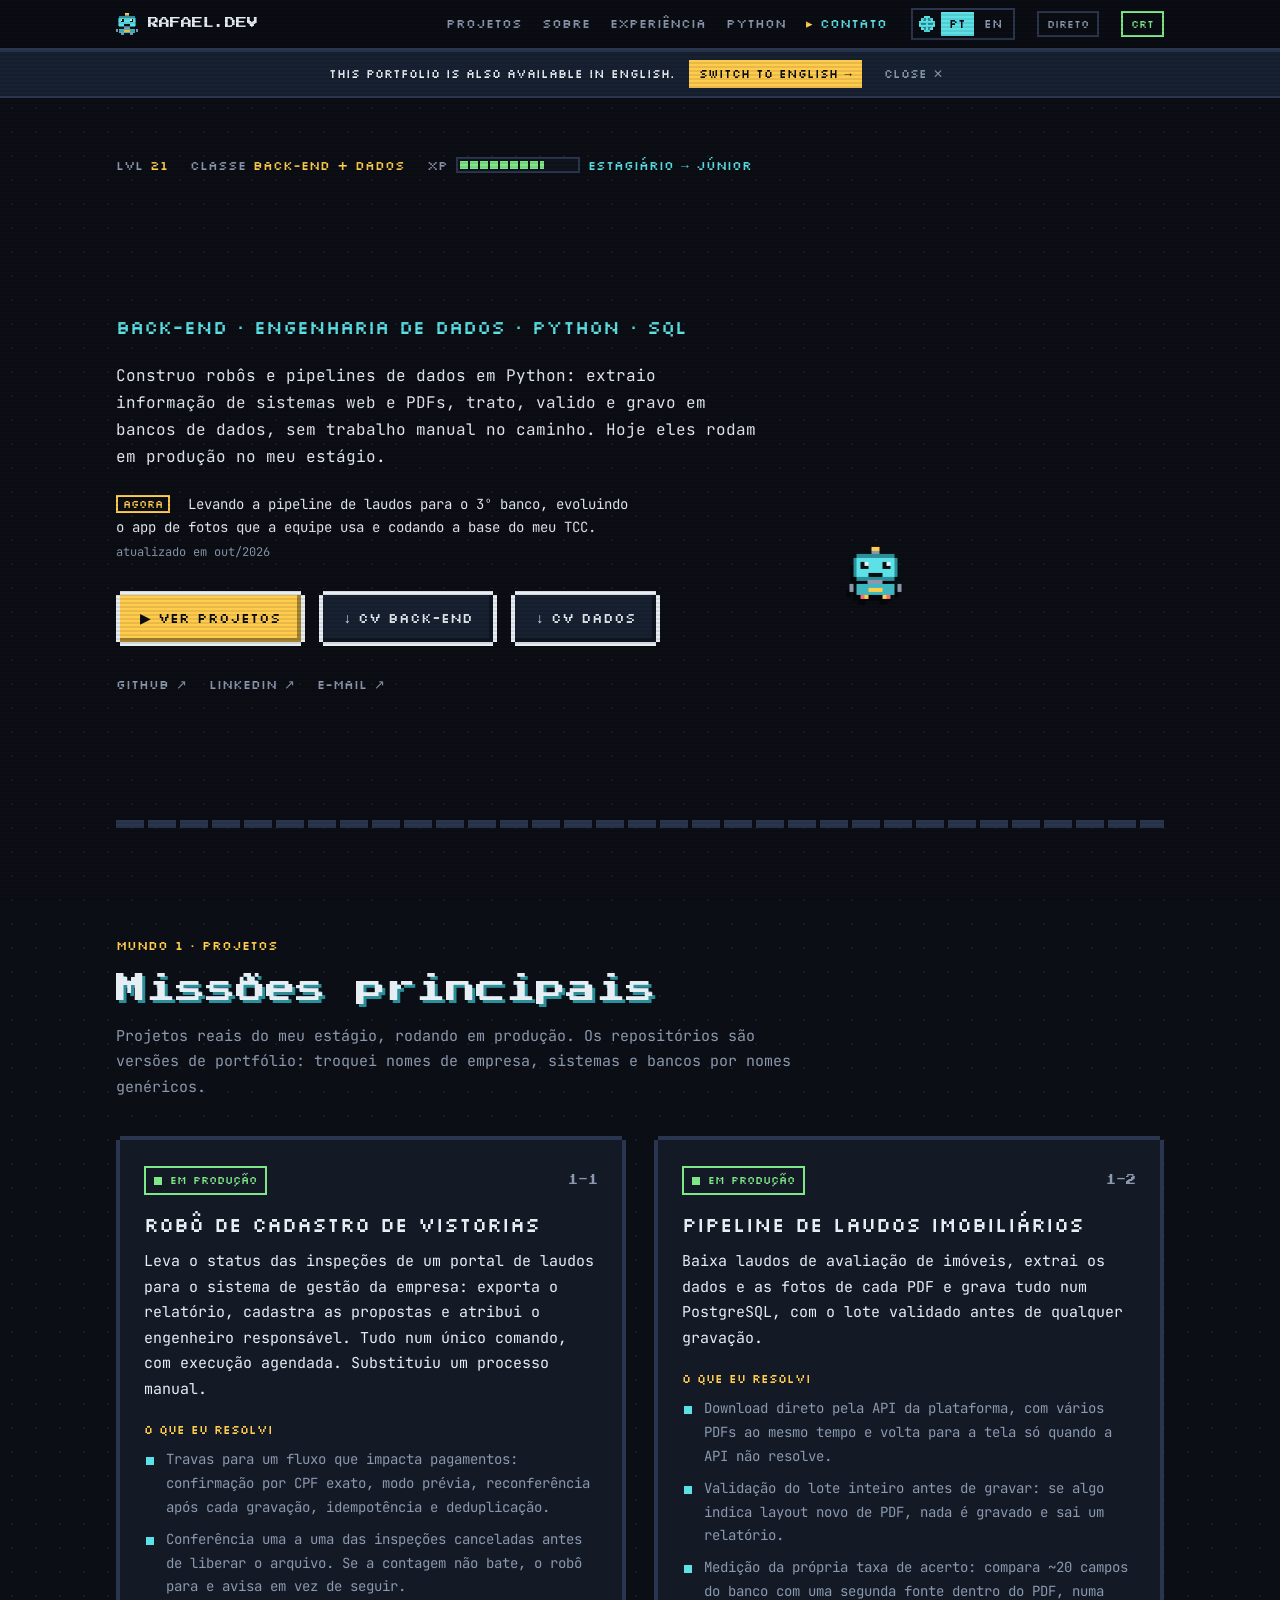
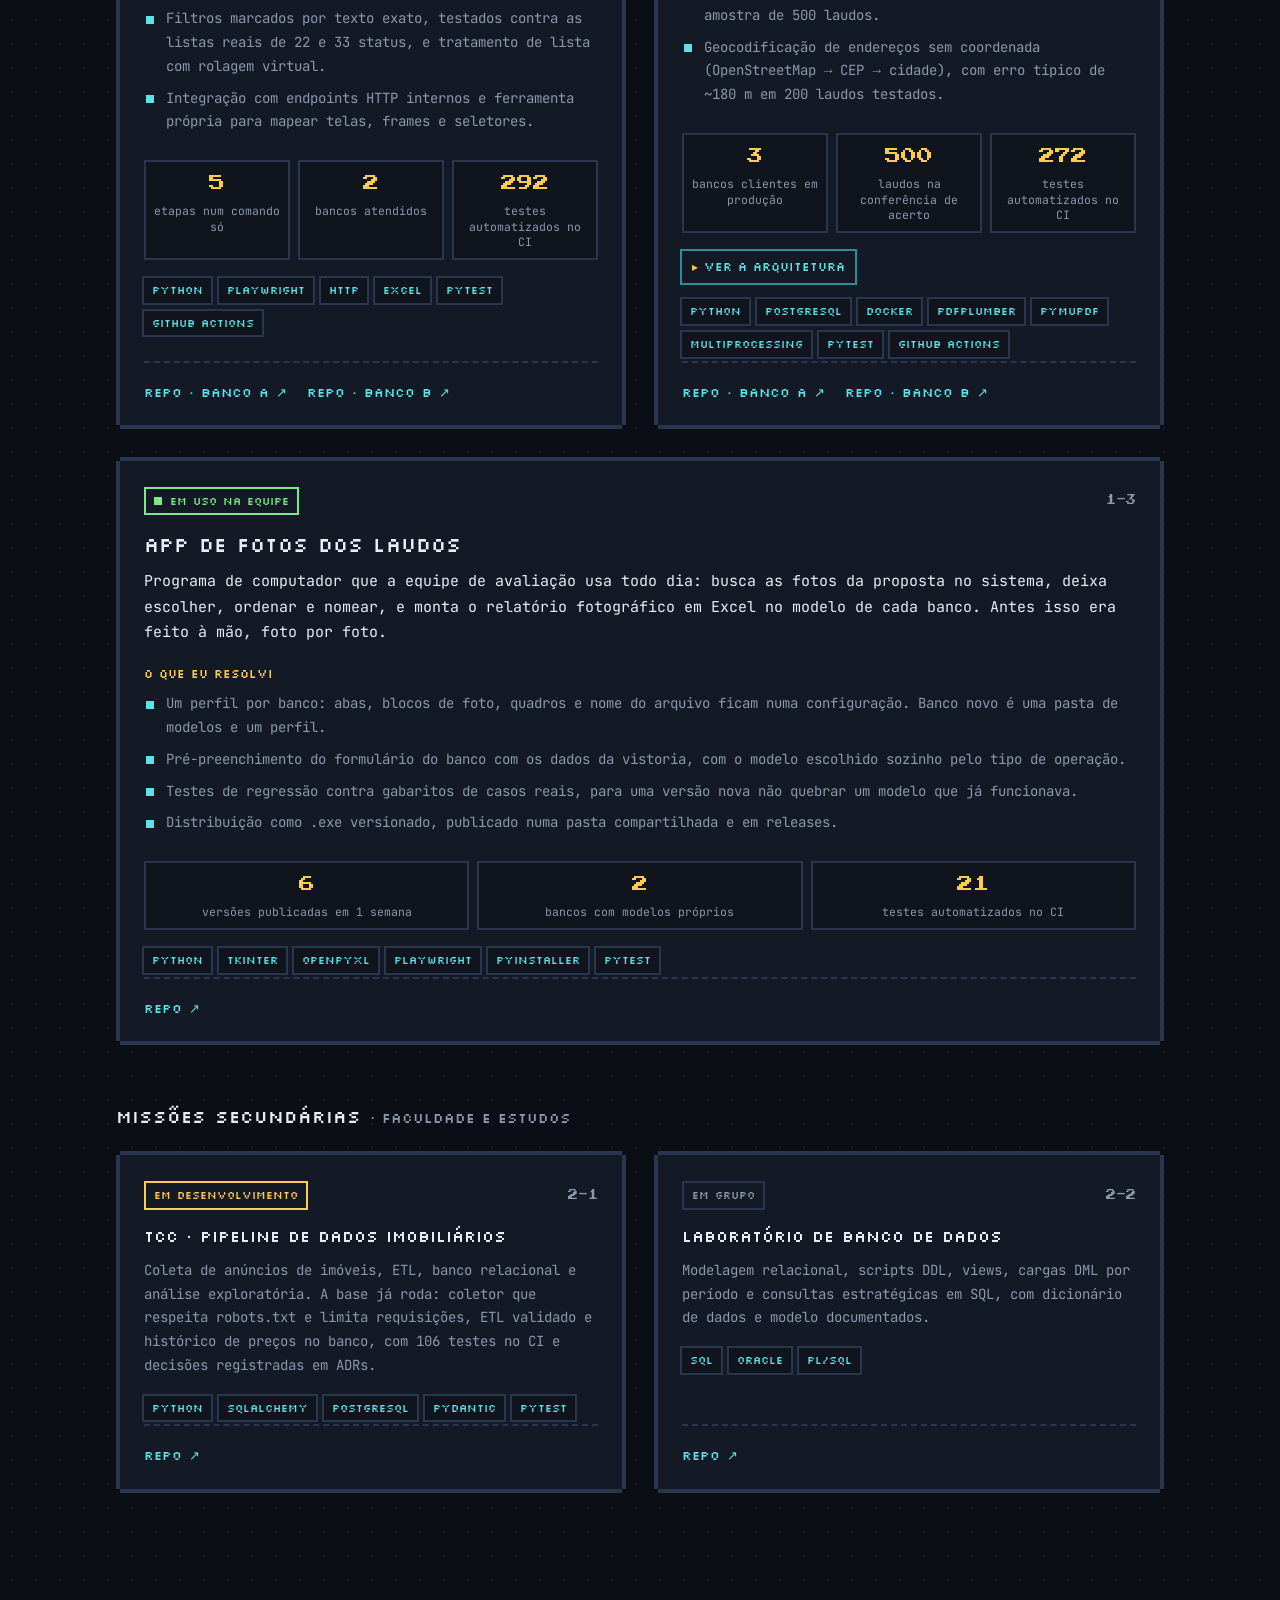
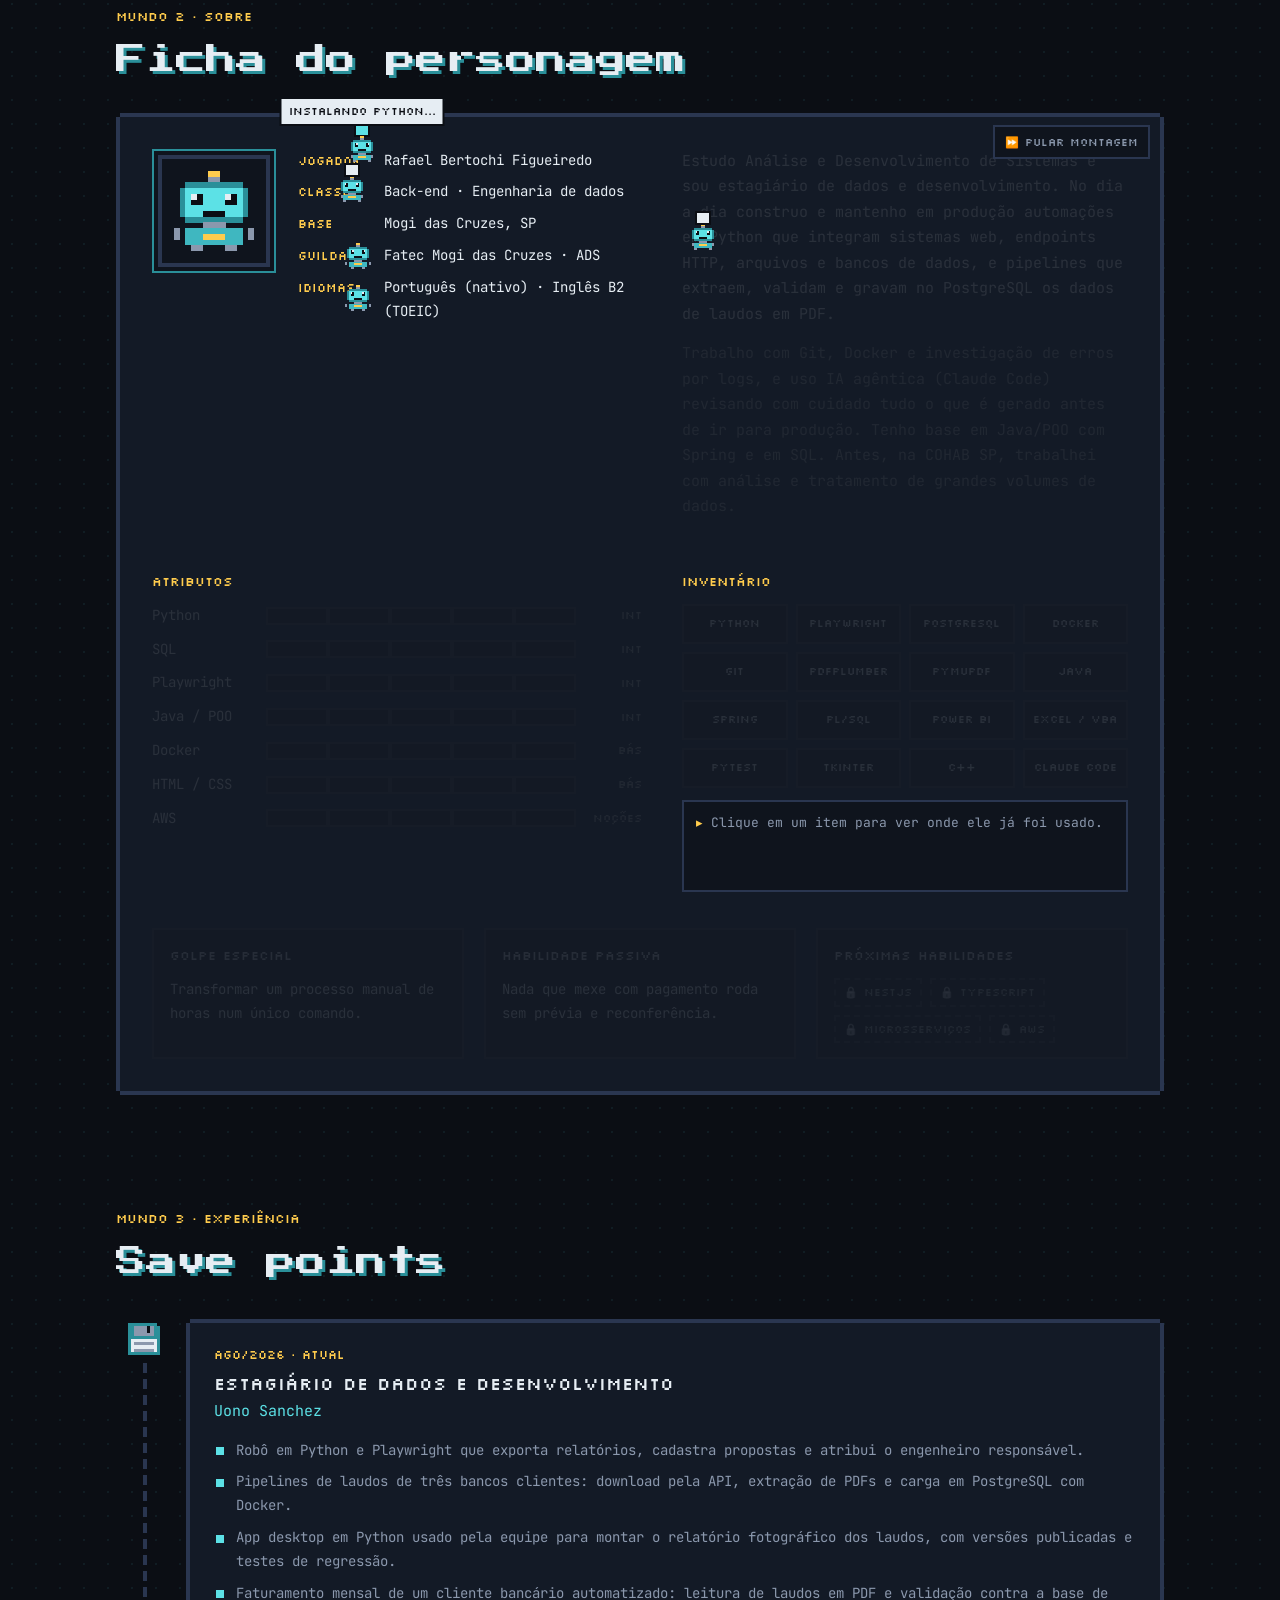
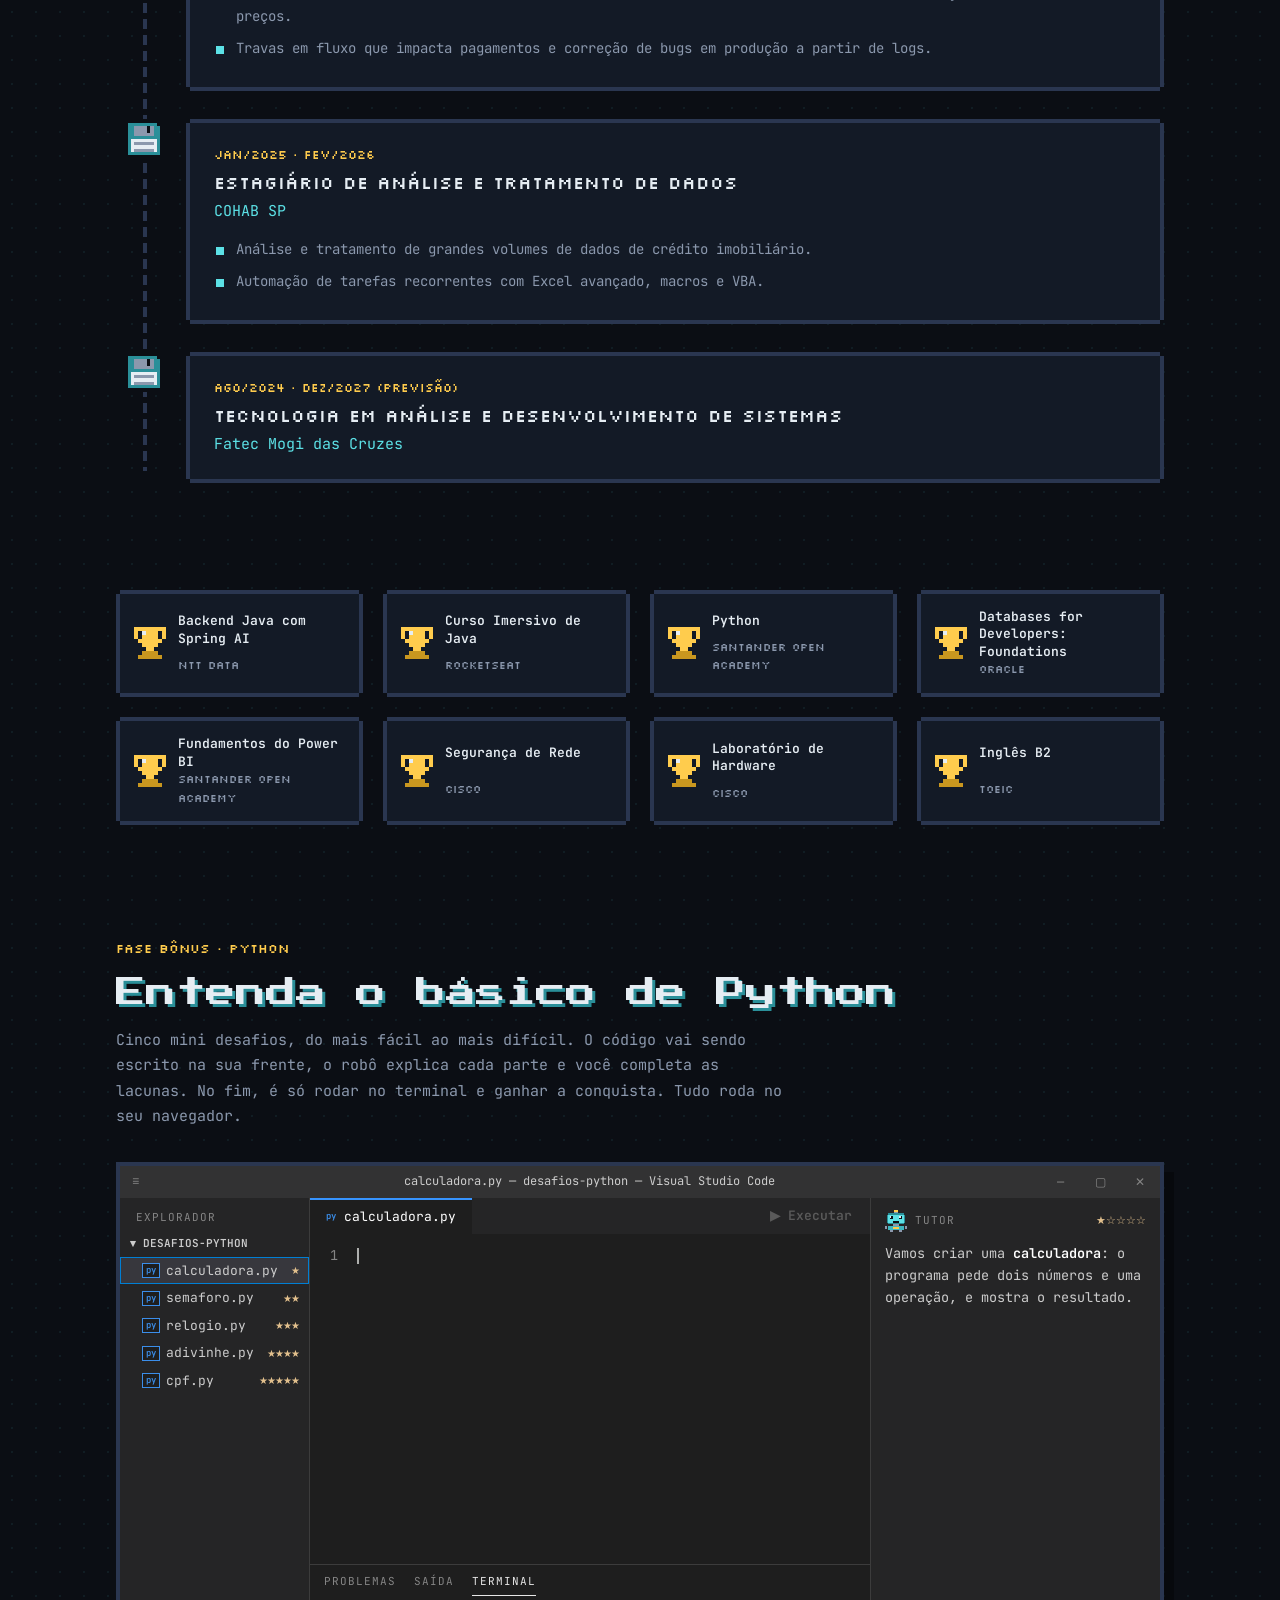
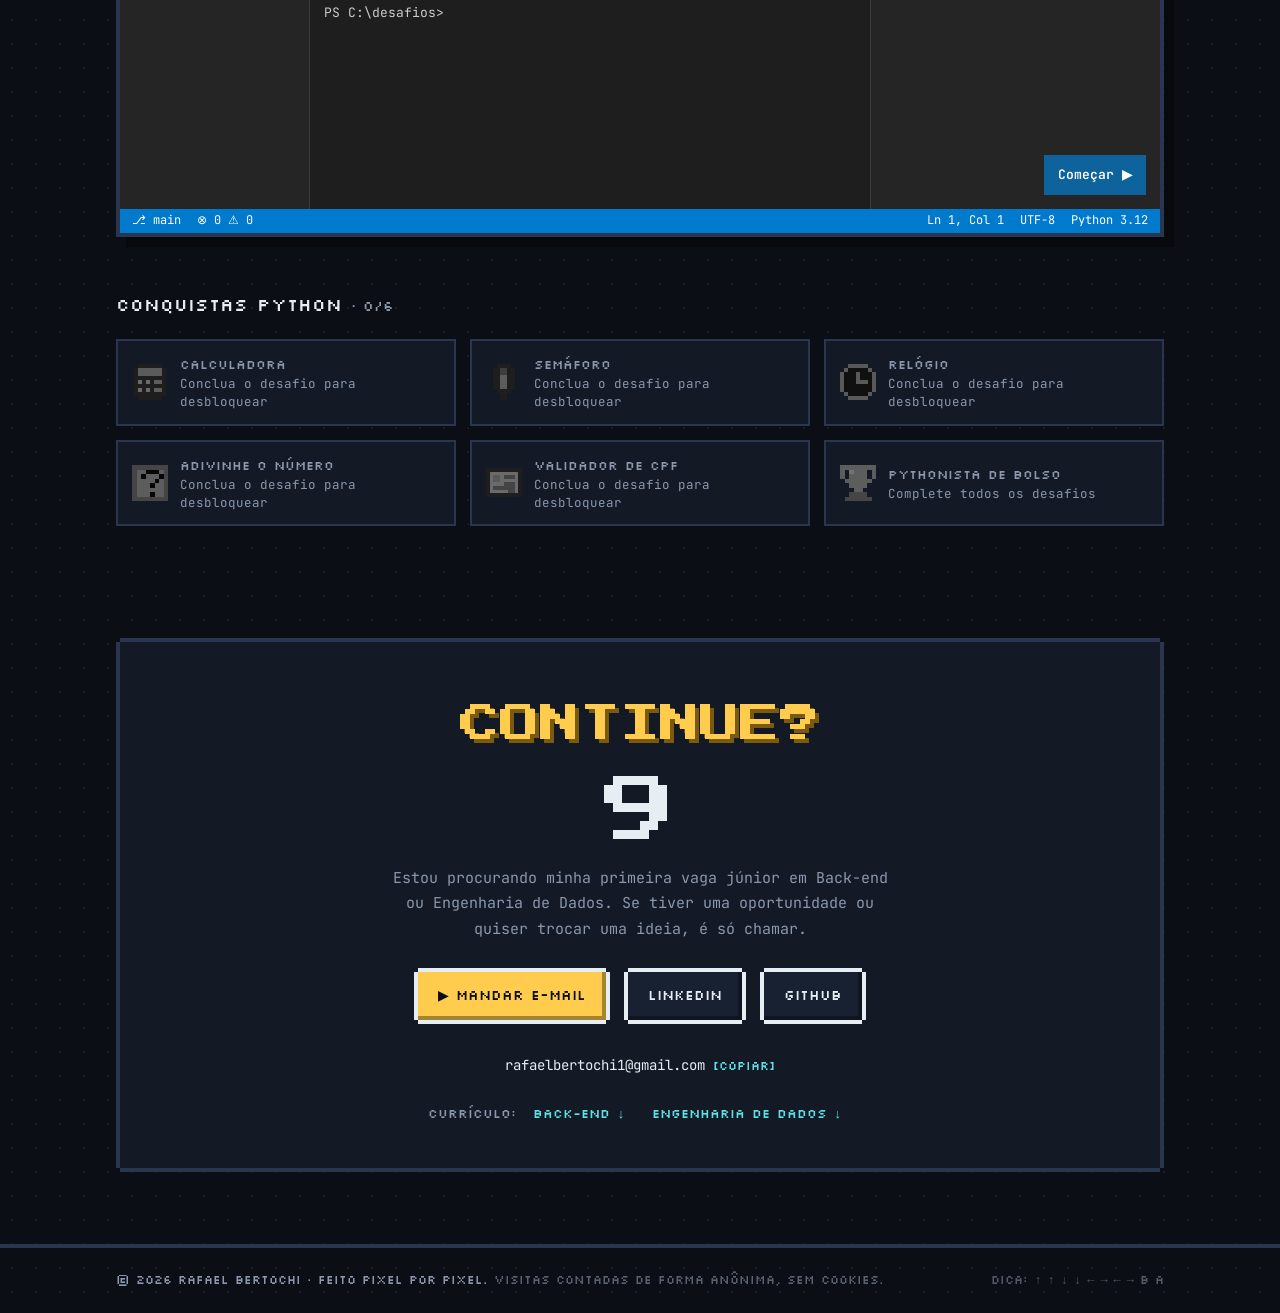
<file: index.html>
<!doctype html>
<html lang="pt-BR">
<head>
  <meta charset="utf-8">
  <meta name="viewport" content="width=device-width, initial-scale=1">
  <title>Rafael Bertochi · Back-end e Dados</title>
  <meta name="description" content="Rafael Bertochi: desenvolvedor back-end e de engenharia de dados. Robôs e pipelines de dados em Python, Playwright, PostgreSQL e Docker. Buscando vaga júnior em Back-end ou Engenharia de Dados.">
  <meta name="theme-color" content="#0b0e14">
  <meta property="og:title" content="Rafael Bertochi · Back-end e Dados">
  <meta property="og:description" content="Construo robôs e pipelines de dados em Python que tiram trabalho manual do caminho.">
  <meta property="og:type" content="website">
  <meta property="og:url" content="https://rafaelbertochi1.github.io/">
  <meta property="og:image" content="https://rafaelbertochi1.github.io/assets/og.png">
  <meta property="og:image:width" content="1200">
  <meta property="og:image:height" content="630">
  <meta property="og:image:alt" content="Rafael Bertochi: back-end e engenharia de dados, com o robô em pixel art do portfólio">
  <meta property="og:locale" content="pt_BR">
  <meta name="twitter:card" content="summary_large_image">
  <meta name="twitter:image" content="https://rafaelbertochi1.github.io/assets/og.png">
  <link rel="canonical" href="https://rafaelbertochi1.github.io/">
  <link rel="alternate" hreflang="pt-BR" href="https://rafaelbertochi1.github.io/">
  <link rel="alternate" hreflang="en" href="https://rafaelbertochi1.github.io/en/">
  <link rel="icon" href="assets/favicon.svg" type="image/svg+xml">
  <link rel="preload" href="assets/fonts/press-start-2p.woff2" as="font" type="font/woff2" crossorigin>
  <link rel="preload" href="assets/fonts/jetbrains-mono.woff2" as="font" type="font/woff2" crossorigin>
  <link rel="stylesheet" href="css/fonts.css?v=20261023161548">
  <link rel="stylesheet" href="css/style.css?v=20261023161548">
  <link rel="stylesheet" href="css/quest.css?v=20261023161548">
  <link rel="stylesheet" href="css/companion.css?v=20261023161548">
  <link rel="stylesheet" href="css/cursor.css?v=20261023161548">
  <script>
    document.documentElement.classList.add('js');
    try { if (localStorage.getItem('rbf-direto') === '1') document.documentElement.classList.add('direto'); } catch (e) {}
  </script>
</head>
<body>
  <a class="skip" href="#conteudo">Pular para o conteúdo</a>

  <!-- Tela de boot (só na primeira visita da sessão) -->
  <div class="boot" id="boot" aria-hidden="true">
    <pre class="boot__log" id="bootLog"></pre>
    <p class="boot__skip">Pressione qualquer tecla para pular</p>
  </div>

  <header class="nav">
    <div class="nav__inner">
      <a class="nav__logo" href="#topo" aria-label="Início">
        <span class="nav__sprite" data-sprite="robot" aria-hidden="true"></span>
        <span>RAFAEL.DEV</span>
      </a>
      <nav aria-label="Seções">
        <ul class="nav__links">
          <li><a href="#missoes">Projetos</a></li>
          <li><a href="#ficha">Sobre</a></li>
          <li><a href="#jornada">Experiência</a></li>
          <li><a href="#python">Python</a></li>
          <li><a href="#contato">Contato</a></li>
        </ul>
      </nav>
      <div class="lang" role="group" aria-label="Idioma / Language">
        <span class="lang__globe" data-sprite="globe" aria-hidden="true"></span>
        <span class="lang__opt is-on" aria-current="page" title="Português (página atual)">PT</span>
        <a class="lang__opt" href="en/" hreflang="en" lang="en" title="English" data-lang="en">EN</a>
      </div>
      <button class="nav__crt nav__direct" id="directToggle" type="button" aria-pressed="false" title="Modo direto: desliga a abertura, as montagens e os robôs para ler tudo na hora">DIRETO</button>
      <button class="nav__crt" id="crtToggle" type="button" aria-pressed="true" title="Liga/desliga o efeito de tela antiga">CRT</button>
    </div>
  </header>

  <main id="conteudo">

    <!-- HERO -->
    <section class="hero" id="topo">
      <div class="wrap">
        <div class="hud" aria-label="Status">
          <span class="hud__item">LVL <b>21</b></span>
          <span class="hud__item">CLASSE <b>BACK-END + DADOS</b></span>
          <span class="hud__item hud__xp">
            <span>XP</span>
            <span class="xpbar" role="img" aria-label="Progresso de estagiário para júnior"><span class="xpbar__fill"></span></span>
            <span class="hud__xplabel">ESTAGIÁRIO → JÚNIOR</span>
          </span>
        </div>

        <h1 class="hero__name"><span>RAFAEL</span> <span>BERTOCHI</span></h1>

        <p class="hero__role">Back-end · Engenharia de dados · Python · SQL</p>

        <p class="hero__pitch">
          Construo robôs e pipelines de dados em Python: extraio informação de sistemas
          web e PDFs, trato, valido e gravo em bancos de dados, sem trabalho manual no
          caminho. Hoje eles rodam em produção no meu estágio.
        </p>

        <p class="now">
          <span class="now__tag">AGORA</span>
          <span class="now__text">Levando a pipeline de laudos para o 3º banco, evoluindo o app de fotos que a equipe usa e codando a base do meu TCC.</span>
          <time class="now__date" datetime="2026-10-16">atualizado em out/2026</time>
        </p>

        <div class="hero__cta">
          <a class="btn btn--primary" href="#missoes">▶ Ver projetos</a>
          <a class="btn" href="assets/cv/Rafael_Bertochi_CV_Backend_Jr.pdf" download data-goatcounter-click="cv-backend-topo">↓ CV Back-end</a>
          <a class="btn" href="assets/cv/Rafael_Bertochi_CV_Engenharia_Dados.pdf" download data-goatcounter-click="cv-dados-topo">↓ CV Dados</a>
        </div>

        <ul class="social">
          <li><a href="https://github.com/rafaelbertochi1" target="_blank" rel="noopener" data-goatcounter-click="topo-github">GitHub</a></li>
          <li><a href="https://www.linkedin.com/in/rafael-bertochi1" target="_blank" rel="noopener" data-goatcounter-click="topo-linkedin">LinkedIn</a></li>
          <li><a href="mailto:rafaelbertochi1@gmail.com" data-goatcounter-click="topo-email">E-mail</a></li>
        </ul>
      </div>

      <div class="stage" id="stage">
        <button class="bot" id="bot" type="button" aria-label="Robô do Rafael. Clique para ele falar.">
          <span class="bot__bubble" id="botBubble" role="status" aria-live="polite"></span>
          <span class="bot__sprite" id="botSprite" aria-hidden="true"></span>
        </button>
        <div class="ground" aria-hidden="true"></div>
      </div>
    </section>

    <!-- PROJETOS -->
    <section class="section" id="missoes">
      <div class="wrap">
        <header class="section__head reveal">
          <p class="section__kicker">MUNDO 1 · PROJETOS</p>
          <h2 class="section__title">Missões principais</h2>
          <p class="section__lead">
            Projetos reais do meu estágio, rodando em produção. Os repositórios são versões de
            portfólio: troquei nomes de empresa, sistemas e bancos por nomes genéricos.
          </p>
        </header>

        <div class="cards cards--main">
          <article class="card reveal">
            <div class="card__top">
              <span class="badge badge--live"><i></i>EM PRODUÇÃO</span>
              <span class="card__num">1-1</span>
            </div>
            <h3 class="card__title">Robô de cadastro de vistorias</h3>
            <p class="card__desc">
              Leva o status das inspeções de um portal de laudos para o sistema de gestão da
              empresa: exporta o relatório, cadastra as propostas e atribui o engenheiro
              responsável. Tudo num único comando, com execução agendada. Substituiu um processo manual.
            </p>
            <p class="card__loot">O que eu resolvi</p>
            <ul class="list">
              <li>Travas para um fluxo que impacta pagamentos: confirmação por CPF exato, modo prévia, reconferência após cada gravação, idempotência e deduplicação.</li>
              <li>Conferência uma a uma das inspeções canceladas antes de liberar o arquivo. Se a contagem não bate, o robô para e avisa em vez de seguir.</li>
              <li>Filtros marcados por texto exato, testados contra as listas reais de 22 e 33 status, e tratamento de lista com rolagem virtual.</li>
              <li>Integração com endpoints HTTP internos e ferramenta própria para mapear telas, frames e seletores.</li>
            </ul>
            <ul class="kpis">
              <li><b>5</b><small>etapas num comando só</small></li>
              <li><b>2</b><small>bancos atendidos</small></li>
              <li><b>292</b><small>testes automatizados no CI</small></li>
            </ul>
            <ul class="chips" aria-label="Tecnologias">
              <li>Python</li><li>Playwright</li><li>HTTP</li><li>Excel</li><li>pytest</li><li>GitHub Actions</li>
            </ul>
            <div class="card__links">
              <a href="https://github.com/rafaelbertochi1/robo-cadastro-banco-a" target="_blank" rel="noopener" data-goatcounter-click="repo-robo-cadastro-banco-a">Repo · Banco A ↗</a>
              <a href="https://github.com/rafaelbertochi1/robo-cadastro-banco-b" target="_blank" rel="noopener" data-goatcounter-click="repo-robo-cadastro-banco-b">Repo · Banco B ↗</a>
            </div>
          </article>

          <article class="card reveal">
            <div class="card__top">
              <span class="badge badge--live"><i></i>EM PRODUÇÃO</span>
              <span class="card__num">1-2</span>
            </div>
            <h3 class="card__title">Pipeline de laudos imobiliários</h3>
            <p class="card__desc">
              Baixa laudos de avaliação de imóveis, extrai os dados e as fotos de cada PDF
              e grava tudo num PostgreSQL, com o lote validado antes de qualquer gravação.
            </p>
            <p class="card__loot">O que eu resolvi</p>
            <ul class="list">
              <li>Download direto pela API da plataforma, com vários PDFs ao mesmo tempo e volta para a tela só quando a API não resolve.</li>
              <li>Validação do lote inteiro antes de gravar: se algo indica layout novo de PDF, nada é gravado e sai um relatório.</li>
              <li>Medição da própria taxa de acerto: compara ~20 campos do banco com uma segunda fonte dentro do PDF, numa amostra de 500 laudos.</li>
              <li>Geocodificação de endereços sem coordenada (OpenStreetMap → CEP → cidade), com erro típico de ~180 m em 200 laudos testados.</li>
            </ul>
            <ul class="kpis">
              <li><b>3</b><small>bancos clientes em produção</small></li>
              <li><b>500</b><small>laudos na conferência de acerto</small></li>
              <li><b>272</b><small>testes automatizados no CI</small></li>
            </ul>
            <details class="arch">
              <summary>Ver a arquitetura</summary>
              <ol class="arch__flow" aria-label="Etapas da pipeline">
                <li><b>Plataforma</b><small>laudos de avaliação em PDF</small></li>
                <li><b>Download</b><small>API da plataforma, vários ao mesmo tempo</small></li>
                <li><b>Extração</b><small>dados com pdfplumber, fotos com PyMuPDF</small></li>
                <li class="is-gate"><b>Validação do lote</b><small>sinal de layout novo? nada é gravado</small></li>
                <li><b>PostgreSQL</b><small>no Docker, via psycopg2</small></li>
                <li><b>Geocodificação</b><small>OpenStreetMap → CEP → cidade, em segundo plano</small></li>
              </ol>
              <ul class="arch__stats">
                <li><b>500</b><small>laudos na amostra de conferência</small></li>
                <li><b>~20</b><small>campos comparados com uma 2ª fonte do PDF</small></li>
                <li><b>~180 m</b><small>erro típico da geocodificação</small></li>
              </ul>
            </details>
            <ul class="chips" aria-label="Tecnologias">
              <li>Python</li><li>PostgreSQL</li><li>Docker</li><li>pdfplumber</li><li>PyMuPDF</li><li>Multiprocessing</li><li>pytest</li><li>GitHub Actions</li>
            </ul>
            <div class="card__links">
              <a href="https://github.com/rafaelbertochi1/pipeline-laudos-banco-a" target="_blank" rel="noopener" data-goatcounter-click="repo-pipeline-laudos-banco-a">Repo · Banco A ↗</a>
              <a href="https://github.com/rafaelbertochi1/pipeline-laudos-banco-b" target="_blank" rel="noopener" data-goatcounter-click="repo-pipeline-laudos-banco-b">Repo · Banco B ↗</a>
            </div>
          </article>

          <article class="card card--wide reveal">
            <div class="card__top">
              <span class="badge badge--live"><i></i>EM USO NA EQUIPE</span>
              <span class="card__num">1-3</span>
            </div>
            <h3 class="card__title">App de fotos dos laudos</h3>
            <p class="card__desc">
              Programa de computador que a equipe de avaliação usa todo dia: busca as fotos da
              proposta no sistema, deixa escolher, ordenar e nomear, e monta o relatório fotográfico
              em Excel no modelo de cada banco. Antes isso era feito à mão, foto por foto.
            </p>
            <p class="card__loot">O que eu resolvi</p>
            <ul class="list">
              <li>Um perfil por banco: abas, blocos de foto, quadros e nome do arquivo ficam numa configuração. Banco novo é uma pasta de modelos e um perfil.</li>
              <li>Pré-preenchimento do formulário do banco com os dados da vistoria, com o modelo escolhido sozinho pelo tipo de operação.</li>
              <li>Testes de regressão contra gabaritos de casos reais, para uma versão nova não quebrar um modelo que já funcionava.</li>
              <li>Distribuição como .exe versionado, publicado numa pasta compartilhada e em releases.</li>
            </ul>
            <ul class="kpis">
              <li><b>6</b><small>versões publicadas em 1 semana</small></li>
              <li><b>2</b><small>bancos com modelos próprios</small></li>
              <li><b>21</b><small>testes automatizados no CI</small></li>
            </ul>
            <ul class="chips" aria-label="Tecnologias">
              <li>Python</li><li>Tkinter</li><li>openpyxl</li><li>Playwright</li><li>PyInstaller</li><li>pytest</li>
            </ul>
            <div class="card__links">
              <a href="https://github.com/rafaelbertochi1/app-fotos-laudos" target="_blank" rel="noopener" data-goatcounter-click="repo-app-fotos-laudos">Repo ↗</a>
            </div>
          </article>
        </div>

        <h3 class="subhead reveal">Missões secundárias <span>· faculdade e estudos</span></h3>

        <div class="cards cards--side">
          <article class="card card--small reveal">
            <div class="card__top">
              <span class="badge badge--wip">EM DESENVOLVIMENTO</span>
              <span class="card__num">2-1</span>
            </div>
            <h4 class="card__title">TCC · Pipeline de dados imobiliários</h4>
            <p class="card__desc">
              Coleta de anúncios de imóveis, ETL, banco relacional e análise exploratória.
              A base já roda: coletor que respeita robots.txt e limita requisições, ETL validado e
              histórico de preços no banco, com 106 testes no CI e decisões registradas em ADRs.
            </p>
            <ul class="chips"><li>Python</li><li>SQLAlchemy</li><li>PostgreSQL</li><li>pydantic</li><li>pytest</li></ul>
            <div class="card__links">
              <a href="https://github.com/rafaelbertochi1/Web_Scraper_TCC" target="_blank" rel="noopener" data-goatcounter-click="repo-Web_Scraper_TCC">Repo ↗</a>
            </div>
          </article>

          <article class="card card--small reveal">
            <div class="card__top">
              <span class="badge">EM GRUPO</span>
              <span class="card__num">2-2</span>
            </div>
            <h4 class="card__title">Laboratório de Banco de Dados</h4>
            <p class="card__desc">
              Modelagem relacional, scripts DDL, views, cargas DML por período e consultas
              estratégicas em SQL, com dicionário de dados e modelo documentados.
            </p>
            <ul class="chips"><li>SQL</li><li>Oracle</li><li>PL/SQL</li></ul>
            <div class="card__links">
              <a href="https://github.com/rafaelbertochi1/Lab_Banco_Dados" target="_blank" rel="noopener" data-goatcounter-click="repo-Lab_Banco_Dados">Repo ↗</a>
            </div>
          </article>
        </div>
      </div>
    </section>

    <!-- SOBRE -->
    <section class="section" id="ficha">
      <div class="wrap">
        <header class="section__head reveal">
          <p class="section__kicker">MUNDO 2 · SOBRE</p>
          <h2 class="section__title">Ficha do personagem</h2>
        </header>

        <div class="sheet reveal">
          <div class="sheet__id">
            <div class="portrait" aria-hidden="true"><span data-sprite="robot" data-scale="big"></span></div>
            <dl class="idlist">
              <div><dt>Jogador</dt><dd>Rafael Bertochi Figueiredo</dd></div>
              <div><dt>Classe</dt><dd>Back-end · Engenharia de dados</dd></div>
              <div><dt>Base</dt><dd>Mogi das Cruzes, SP</dd></div>
              <div><dt>Guilda</dt><dd>Fatec Mogi das Cruzes · ADS</dd></div>
              <div><dt>Idiomas</dt><dd>Português (nativo) · Inglês B2 (TOEIC)</dd></div>
            </dl>
          </div>

          <div class="sheet__bio">
            <p>
              Estudo Análise e Desenvolvimento de Sistemas e sou estagiário de dados e
              desenvolvimento. No dia a dia construo e mantenho em produção automações em
              Python que integram sistemas web, endpoints HTTP, arquivos e bancos de dados,
              e pipelines que extraem, validam e gravam no PostgreSQL os dados de laudos em PDF.
            </p>
            <p>
              Trabalho com Git, Docker e investigação de erros por logs, e uso IA agêntica
              (Claude Code) revisando com cuidado tudo o que é gerado antes de ir para produção.
              Tenho base em Java/POO com Spring e em SQL. Antes, na COHAB SP, trabalhei com
              análise e tratamento de grandes volumes de dados.
            </p>
          </div>

          <div class="sheet__stats">
            <h3 class="mini">Atributos</h3>
            <ul class="stats" id="stats">
              <li data-lvl="3"><span class="stats__name">Python</span><span class="stats__bar"></span><span class="stats__tag">INT</span></li>
              <li data-lvl="3"><span class="stats__name">SQL</span><span class="stats__bar"></span><span class="stats__tag">INT</span></li>
              <li data-lvl="3"><span class="stats__name">Playwright</span><span class="stats__bar"></span><span class="stats__tag">INT</span></li>
              <li data-lvl="3"><span class="stats__name">Java / POO</span><span class="stats__bar"></span><span class="stats__tag">INT</span></li>
              <li data-lvl="2"><span class="stats__name">Docker</span><span class="stats__bar"></span><span class="stats__tag">BÁS</span></li>
              <li data-lvl="2"><span class="stats__name">HTML / CSS</span><span class="stats__bar"></span><span class="stats__tag">BÁS</span></li>
              <li data-lvl="1"><span class="stats__name">AWS</span><span class="stats__bar"></span><span class="stats__tag">NOÇÕES</span></li>
            </ul>
          </div>

          <div class="sheet__inv">
            <h3 class="mini">Inventário</h3>
            <ul class="inv">
              <li>Python</li><li>Playwright</li><li>PostgreSQL</li><li>Docker</li>
              <li>Git</li><li>pdfplumber</li><li>PyMuPDF</li><li>Java</li>
              <li>Spring</li><li>PL/SQL</li><li>Power BI</li><li>Excel / VBA</li>
              <li>pytest</li><li>Tkinter</li><li>C++</li><li>Claude Code</li>
            </ul>
            <div class="inv__info" id="invInfo" aria-live="polite">
              <p class="inv__hint">Clique em um item para ver onde ele já foi usado.</p>
            </div>
          </div>

          <div class="sheet__moves">
            <div class="move">
              <h3 class="mini">Golpe especial</h3>
              <p>Transformar um processo manual de horas num único comando.</p>
            </div>
            <div class="move">
              <h3 class="mini">Habilidade passiva</h3>
              <p>Nada que mexe com pagamento roda sem prévia e reconferência.</p>
            </div>
            <div class="move move--locked">
              <h3 class="mini">Próximas habilidades</h3>
              <ul class="locked">
                <li>NestJS</li><li>TypeScript</li><li>Microsserviços</li><li>AWS</li>
              </ul>
            </div>
          </div>
        </div>
      </div>
    </section>

    <!-- EXPERIÊNCIA -->
    <section class="section" id="jornada">
      <div class="wrap">
        <header class="section__head reveal">
          <p class="section__kicker">MUNDO 3 · EXPERIÊNCIA</p>
          <h2 class="section__title">Save points</h2>
        </header>

        <ol class="timeline">
          <li class="save reveal">
            <span class="save__icon" data-sprite="floppy" aria-hidden="true"></span>
            <div class="save__body">
              <p class="save__date">ago/2026 · atual</p>
              <h3 class="save__role">Estagiário de Dados e Desenvolvimento</h3>
              <p class="save__org">Uono Sanchez</p>
              <ul class="list">
                <li>Robô em Python e Playwright que exporta relatórios, cadastra propostas e atribui o engenheiro responsável.</li>
                <li>Pipelines de laudos de três bancos clientes: download pela API, extração de PDFs e carga em PostgreSQL com Docker.</li>
                <li>App desktop em Python usado pela equipe para montar o relatório fotográfico dos laudos, com versões publicadas e testes de regressão.</li>
                <li>Faturamento mensal de um cliente bancário automatizado: leitura de laudos em PDF e validação contra a base de preços.</li>
                <li>Travas em fluxo que impacta pagamentos e correção de bugs em produção a partir de logs.</li>
              </ul>
            </div>
          </li>

          <li class="save reveal">
            <span class="save__icon" data-sprite="floppy" aria-hidden="true"></span>
            <div class="save__body">
              <p class="save__date">jan/2025 · fev/2026</p>
              <h3 class="save__role">Estagiário de Análise e Tratamento de Dados</h3>
              <p class="save__org">COHAB SP</p>
              <ul class="list">
                <li>Análise e tratamento de grandes volumes de dados de crédito imobiliário.</li>
                <li>Automação de tarefas recorrentes com Excel avançado, macros e VBA.</li>
              </ul>
            </div>
          </li>

          <li class="save reveal">
            <span class="save__icon" data-sprite="floppy" aria-hidden="true"></span>
            <div class="save__body">
              <p class="save__date">ago/2024 · dez/2027 (previsão)</p>
              <h3 class="save__role">Tecnologia em Análise e Desenvolvimento de Sistemas</h3>
              <p class="save__org">Fatec Mogi das Cruzes</p>
            </div>
          </li>
        </ol>

        <h3 class="subhead reveal">Conquistas desbloqueadas <span>· cursos e certificados</span></h3>
        <ul class="trophies">
          <li class="trophy reveal"><span data-sprite="trophy" aria-hidden="true"></span><b>Backend Java com Spring AI</b><small>NTT DATA</small></li>
          <li class="trophy reveal"><span data-sprite="trophy" aria-hidden="true"></span><b>Curso Imersivo de Java</b><small>Rocketseat</small></li>
          <li class="trophy reveal"><span data-sprite="trophy" aria-hidden="true"></span><b>Python</b><small>Santander Open Academy</small></li>
          <li class="trophy reveal"><span data-sprite="trophy" aria-hidden="true"></span><b>Databases for Developers: Foundations</b><small>Oracle</small></li>
          <li class="trophy reveal"><span data-sprite="trophy" aria-hidden="true"></span><b>Fundamentos do Power BI</b><small>Santander Open Academy</small></li>
          <li class="trophy reveal"><span data-sprite="trophy" aria-hidden="true"></span><b>Segurança de Rede</b><small>Cisco</small></li>
          <li class="trophy reveal"><span data-sprite="trophy" aria-hidden="true"></span><b>Laboratório de Hardware</b><small>Cisco</small></li>
          <li class="trophy reveal"><span data-sprite="trophy" aria-hidden="true"></span><b>Inglês B2</b><small>TOEIC</small></li>
        </ul>
      </div>
    </section>

    <!-- DESAFIOS PYTHON -->
    <section class="section" id="python">
      <div class="wrap">
        <header class="section__head reveal">
          <p class="section__kicker">FASE BÔNUS · PYTHON</p>
          <h2 class="section__title">Entenda o básico de Python</h2>
          <p class="section__lead">
            Cinco mini desafios, do mais fácil ao mais difícil. O código vai sendo escrito na sua
            frente, o robô explica cada parte e você completa as lacunas. No fim, é só rodar no
            terminal e ganhar a conquista. Tudo roda no seu navegador.
          </p>
        </header>

        <div class="qpicker reveal" id="qPicker" role="tablist" aria-label="Desafios"></div>

        <div class="vsc reveal" id="vsc">
          <div class="vsc__title" aria-hidden="true">
            <span class="vsc__menu">≡</span>
            <span class="vsc__name" id="vscTitle">desafios-python — Visual Studio Code</span>
            <span class="vsc__win"><i>—</i><i>▢</i><i>✕</i></span>
          </div>

          <div class="vsc__body">
            <div class="vsc__explorer" role="group" aria-label="Arquivos dos desafios">
              <p class="vsc__label">EXPLORADOR</p>
              <p class="vsc__folder">▾ DESAFIOS-PYTHON</p>
              <ul class="vsc__files" id="qFiles"></ul>
            </div>

            <div class="vsc__editor">
              <div class="vsc__tabs">
                <span class="vsc__tab" id="qTab">calculadora.py</span>
                <button class="vsc__run" id="qRun" type="button" disabled title="Executar arquivo Python">▶ Executar</button>
              </div>
              <div class="vsc__code" id="qCode" aria-label="Código do desafio"></div>
            </div>

            <div class="vsc__tutor" aria-live="polite">
              <div class="tutor__head">
                <span class="tutor__bot" data-sprite="robot" aria-hidden="true"></span>
                <span>TUTOR</span>
                <span class="tutor__step" id="qStep"></span>
              </div>
              <div class="tutor__body" id="qTutor"></div>
              <div class="tutor__quiz" id="qQuiz"></div>
              <div class="tutor__actions">
                <button class="qbtn qbtn--ghost" id="qSkip" type="button">⏩ Pular digitação</button>
                <button class="qbtn" id="qNext" type="button">Começar ▶</button>
              </div>
            </div>

            <div class="vsc__panel">
              <div class="vsc__ptabs" aria-hidden="true">
                <span>PROBLEMAS</span><span>SAÍDA</span><span class="is-on">TERMINAL</span>
                <button class="vsc__stop" id="qStop" type="button" hidden>■ Parar (Ctrl+C)</button>
              </div>
              <div class="term" id="qTerm" role="log" aria-label="Terminal"></div>
              <div class="qwidget" id="qWidget" aria-hidden="true"></div>
            </div>
          </div>

          <div class="vsc__status" aria-hidden="true">
            <span>⎇ main</span>
            <span id="qStatusErr">⊗ 0  ⚠ 0</span>
            <span class="vsc__spacer"></span>
            <span id="qPos">Ln 1, Col 1</span>
            <span>UTF-8</span>
            <span>Python 3.12</span>
          </div>
        </div>

        <h3 class="subhead reveal">Conquistas Python <span id="qCount">· 0/5</span></h3>
        <ul class="qach" id="qAch"></ul>
        <button class="qreset" id="qReset" type="button">Zerar progresso</button>
      </div>
    </section>

    <!-- CONTATO -->
    <section class="section section--contact" id="contato">
      <div class="wrap">
        <div class="continue reveal">
          <p class="continue__title">CONTINUE?</p>
          <p class="continue__count" id="countdown" aria-hidden="true">9</p>
          <p class="continue__text">
            Estou procurando minha primeira vaga júnior em Back-end ou Engenharia de Dados.
            Se tiver uma oportunidade ou quiser trocar uma ideia, é só chamar.
          </p>
          <div class="hero__cta continue__cta">
            <a class="btn btn--primary" href="mailto:rafaelbertochi1@gmail.com" data-goatcounter-click="contato-email">▶ Mandar e-mail</a>
            <a class="btn" href="https://www.linkedin.com/in/rafael-bertochi1" target="_blank" rel="noopener" data-goatcounter-click="contato-linkedin">LinkedIn</a>
            <a class="btn" href="https://github.com/rafaelbertochi1" target="_blank" rel="noopener" data-goatcounter-click="contato-github">GitHub</a>
          </div>
          <button class="copy" id="copyEmail" type="button">rafaelbertochi1@gmail.com <span>[copiar]</span></button>
          <p class="cvlinks">
            Currículo:
            <a href="assets/cv/Rafael_Bertochi_CV_Backend_Jr.pdf" download data-goatcounter-click="cv-backend-contato">Back-end ↓</a>
            <a href="assets/cv/Rafael_Bertochi_CV_Engenharia_Dados.pdf" download data-goatcounter-click="cv-dados-contato">Engenharia de Dados ↓</a>
          </p>
        </div>
      </div>
    </section>
  </main>

  <footer class="footer">
    <div class="wrap footer__inner">
      <p>© 2026 Rafael Bertochi · Feito pixel por pixel. <span class="footer__privacy">Visitas contadas de forma anônima, sem cookies.</span></p>
      <p class="footer__hint">Dica: ↑ ↑ ↓ ↓ ← → ← → B A</p>
    </div>
  </footer>

  <div class="toast" id="toast" role="status" aria-live="polite"></div>

  <div class="mc" id="mcToasts" aria-live="polite"></div>

  <script src="js/main.js?v=20261023161548"></script>
  <script src="js/name.js?v=20261023161548"></script>
  <script src="js/build.js?v=20261023161548"></script>
  <script src="js/quest.js?v=20261023161548"></script>
  <script src="js/companion.js?v=20261023161548"></script>
  <script src="js/cursor.js?v=20261023161548"></script>
  <!-- Contador de visitas anônimo, sem cookies (GoatCounter) -->
  <script data-goatcounter="https://rafaelbertochi.goatcounter.com/count" async src="https://gc.zgo.at/count.js"></script>
</body>
</html>
</file>
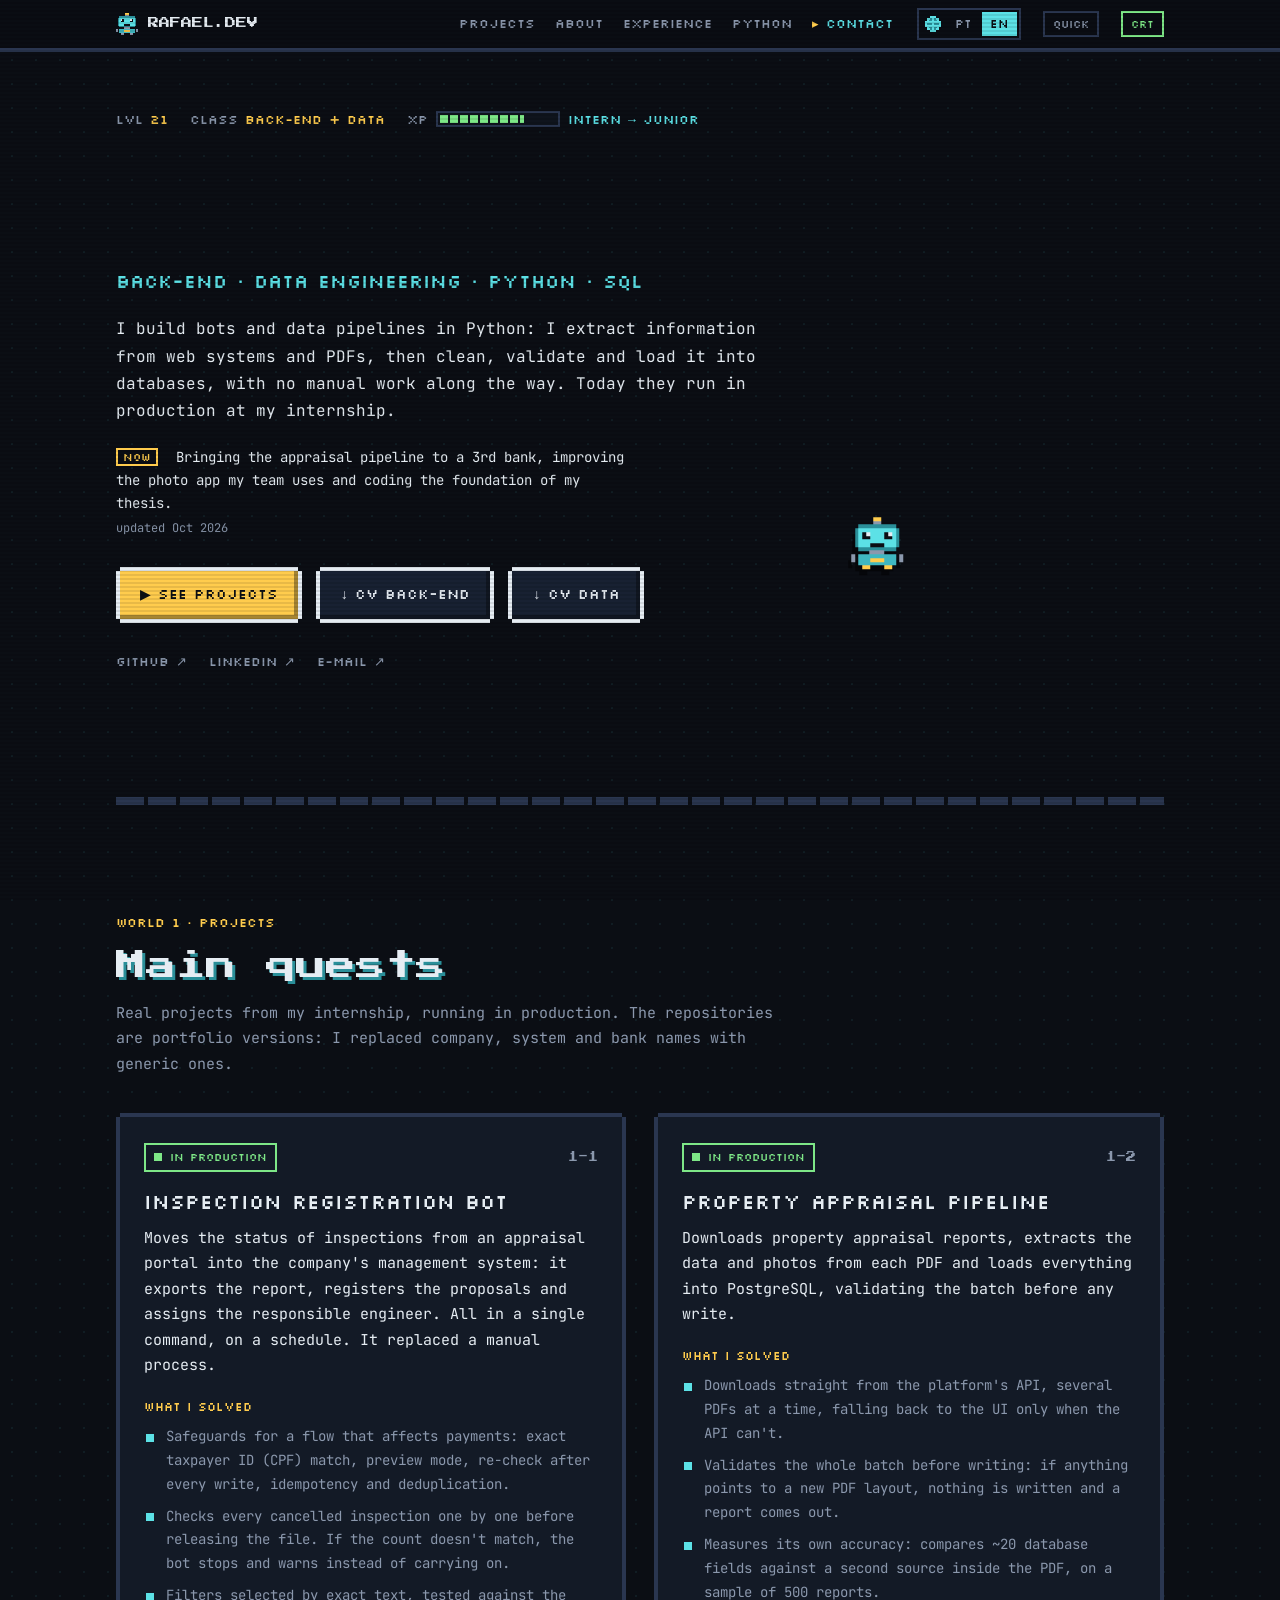
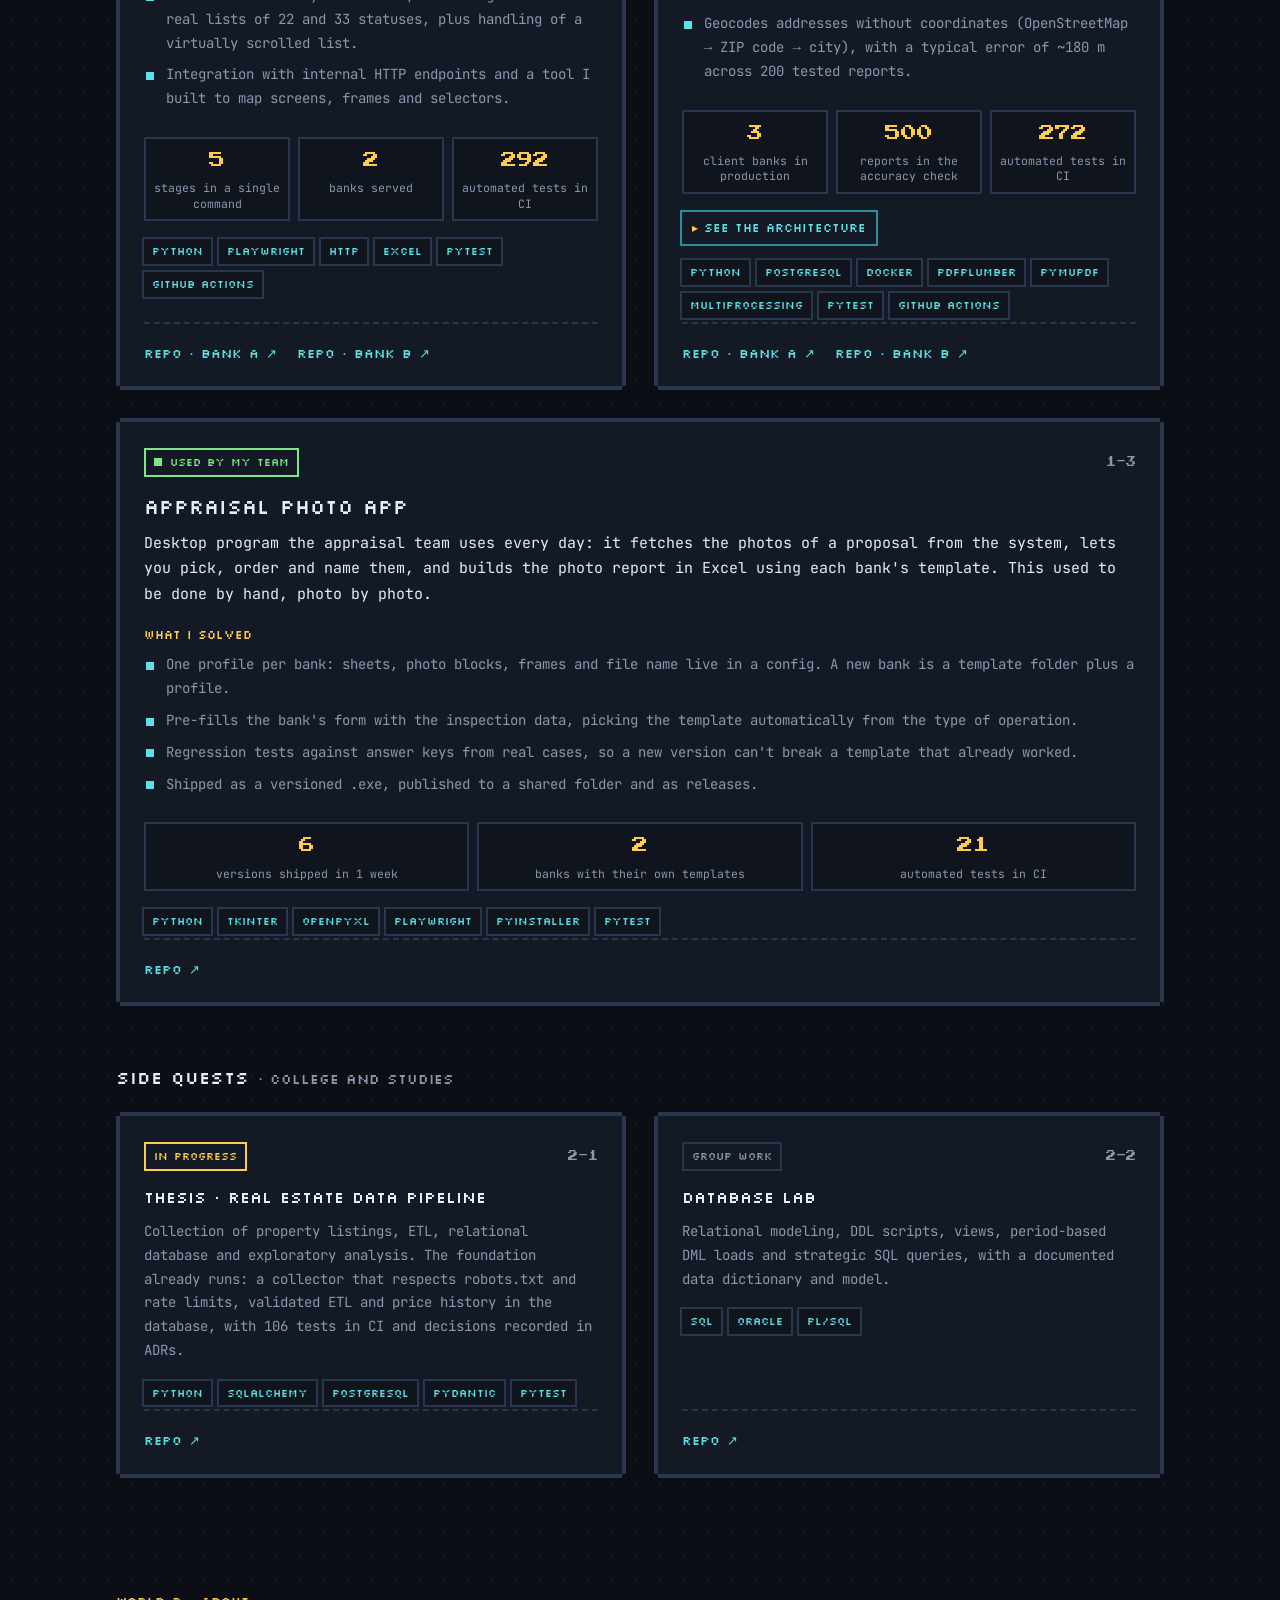
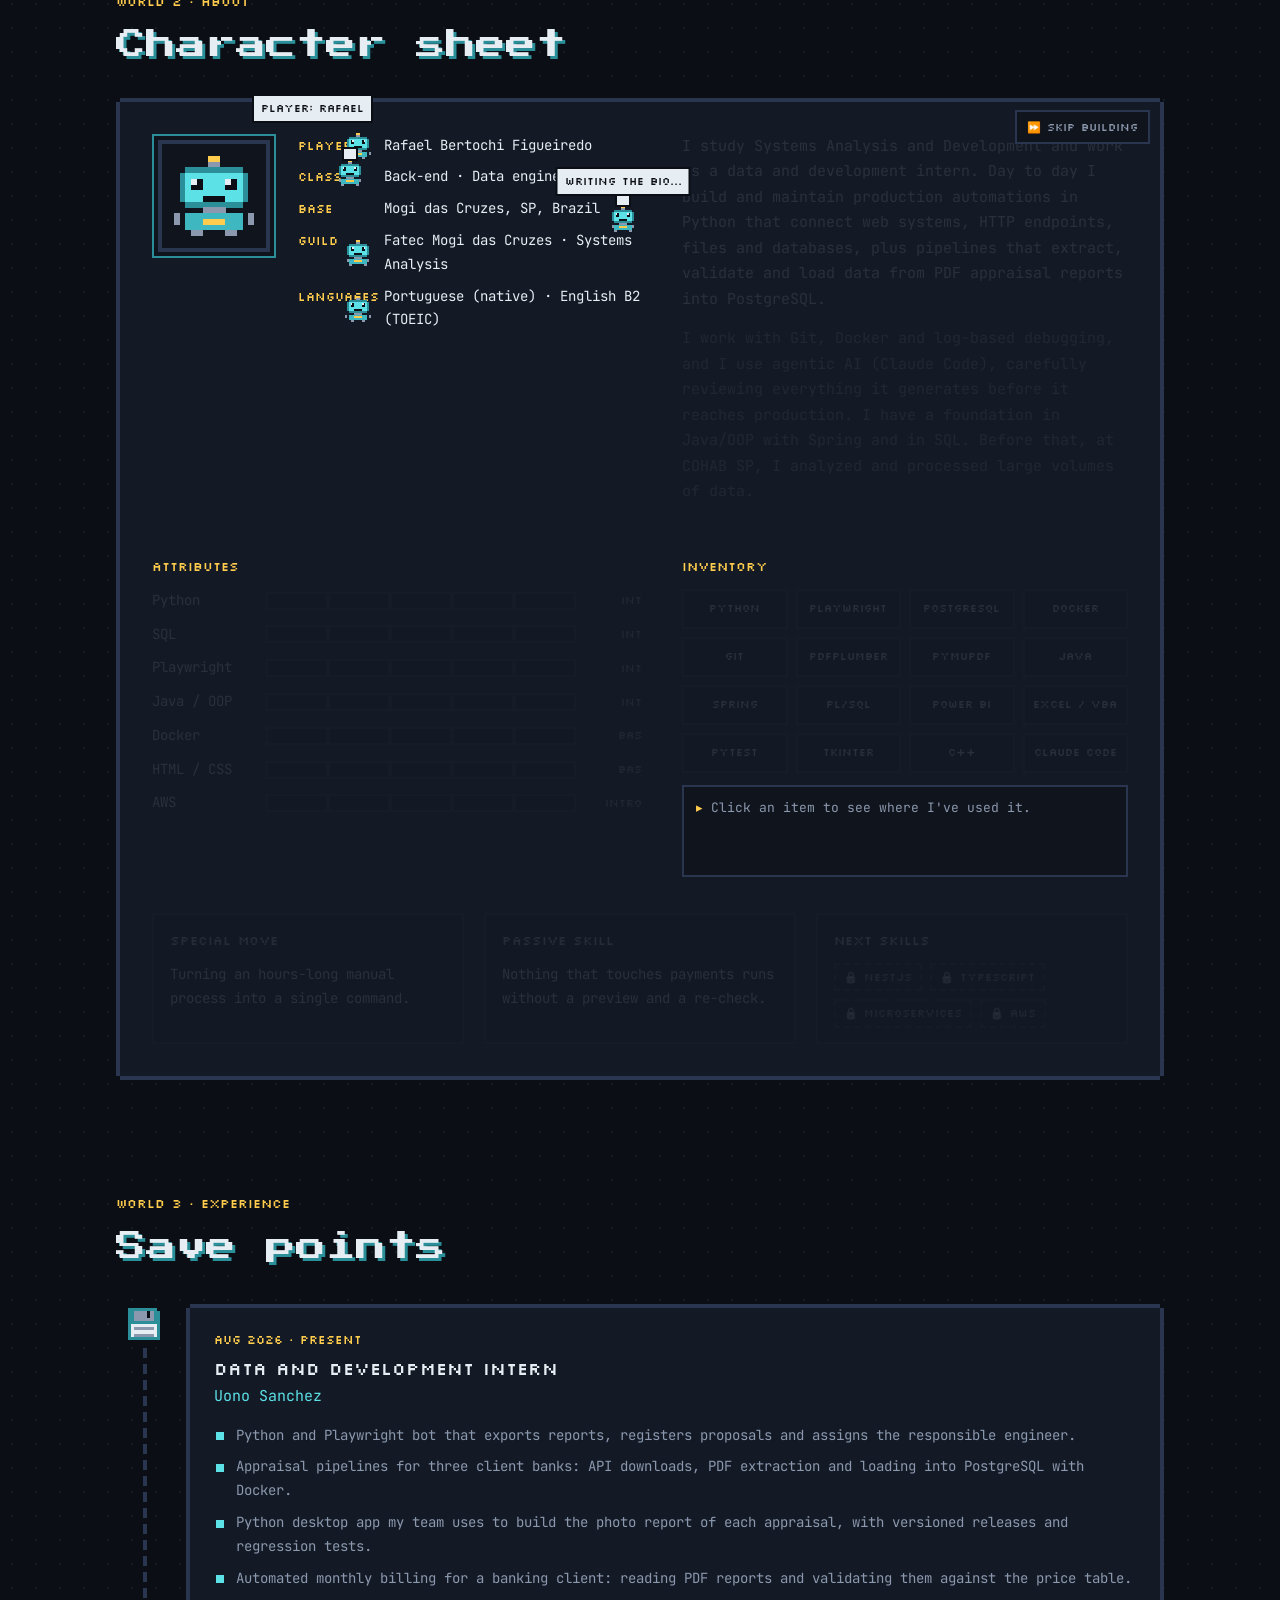
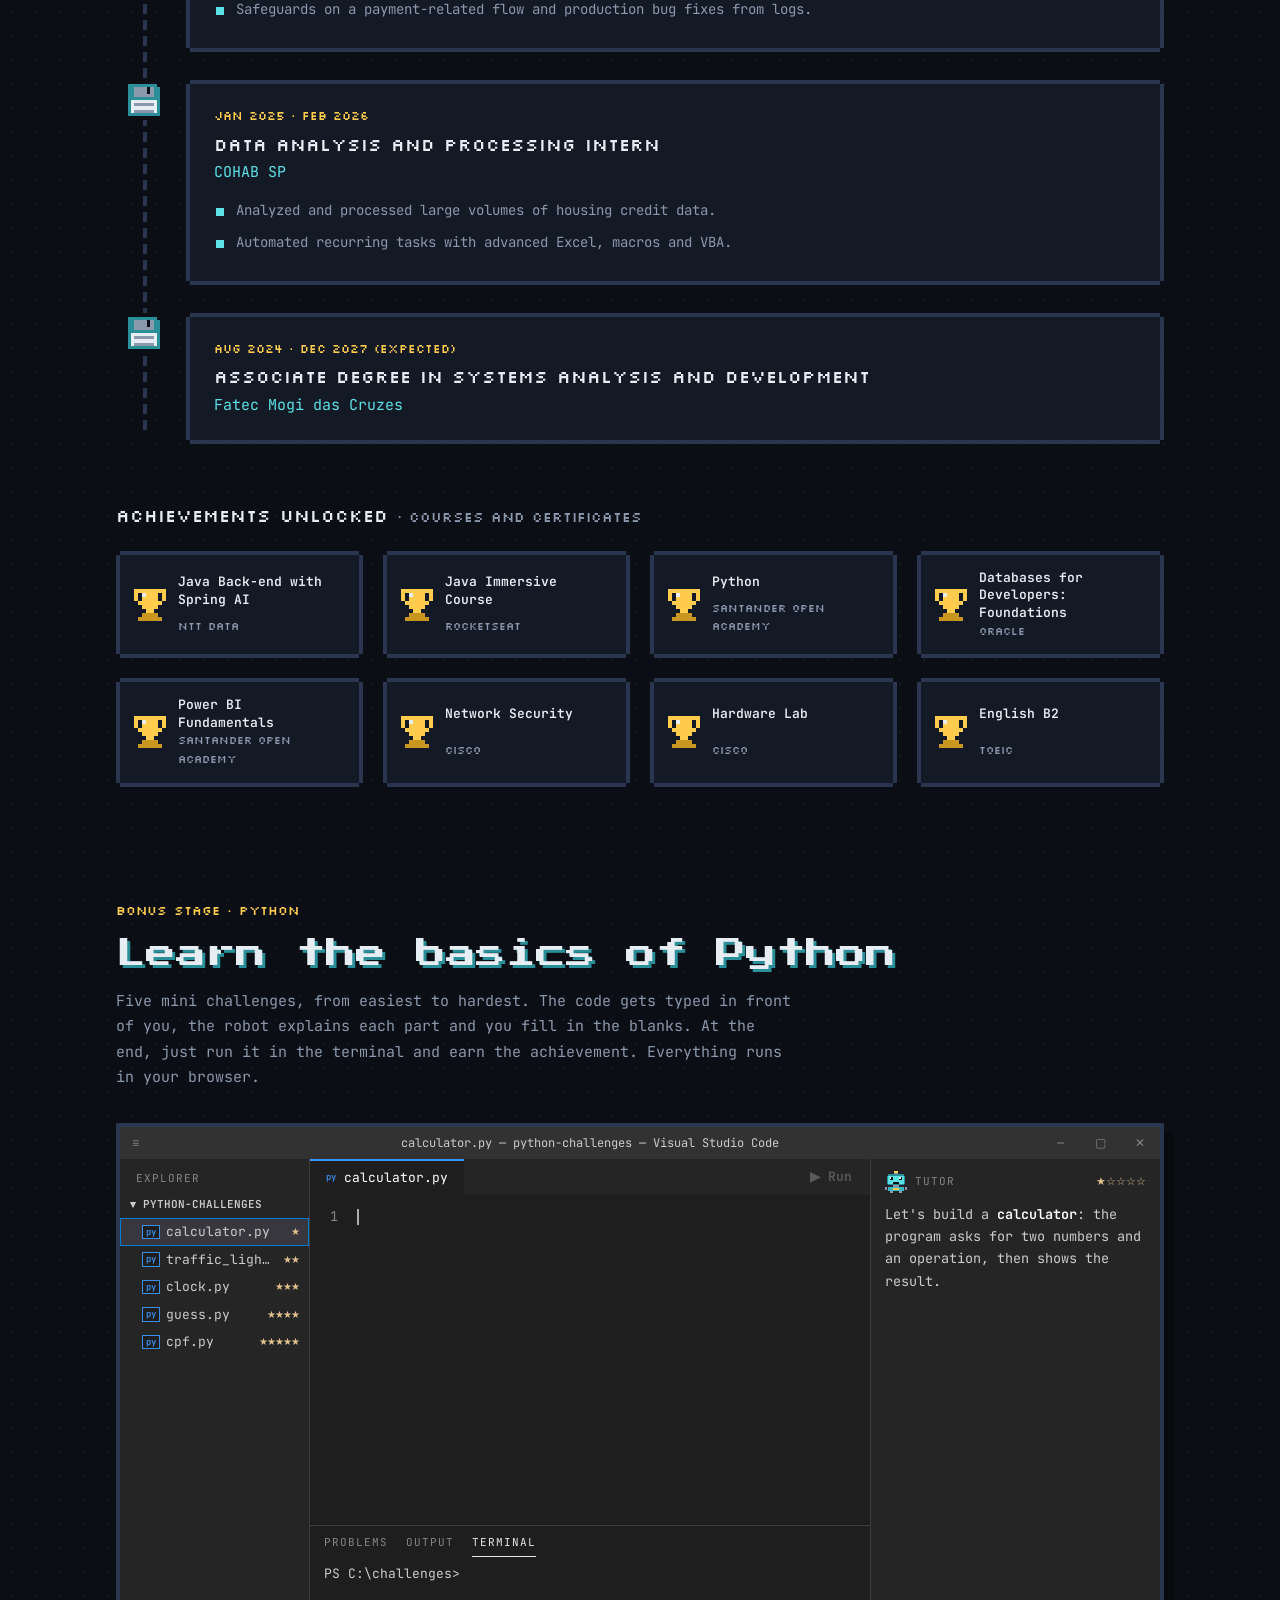
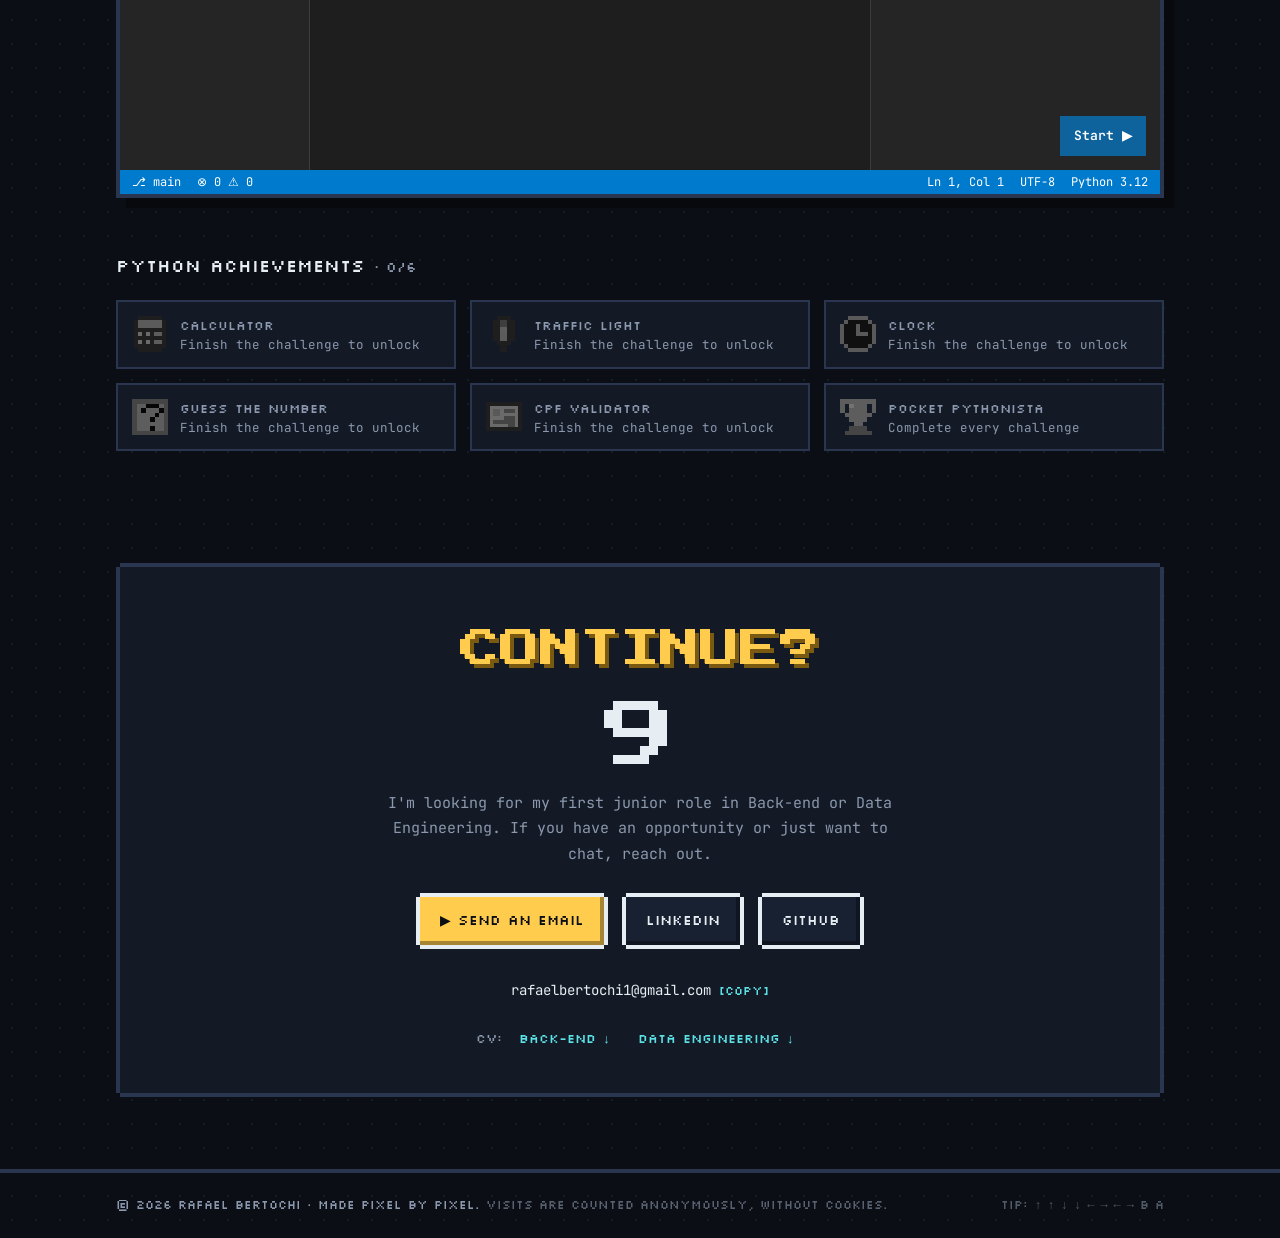
<file: en/index.html>
<!doctype html>
<html lang="en">
<head>
  <meta charset="utf-8">
  <meta name="viewport" content="width=device-width, initial-scale=1">
  <title>Rafael Bertochi · Back-end & Data</title>
  <meta name="description" content="Rafael Bertochi: back-end and data engineering developer. Bots and data pipelines in Python, Playwright, PostgreSQL and Docker. Looking for a junior role in Back-end or Data Engineering.">
  <meta name="theme-color" content="#0b0e14">
  <meta property="og:title" content="Rafael Bertochi · Back-end & Data">
  <meta property="og:description" content="I build bots and data pipelines in Python that take manual work out of the way.">
  <meta property="og:type" content="website">
  <meta property="og:url" content="https://rafaelbertochi1.github.io/en/">
  <meta property="og:image" content="https://rafaelbertochi1.github.io/assets/og-en.png">
  <meta property="og:image:width" content="1200">
  <meta property="og:image:height" content="630">
  <meta property="og:image:alt" content="Rafael Bertochi: back-end and data engineering, with the portfolio's pixel art robot">
  <meta property="og:locale" content="en_US">
  <meta name="twitter:card" content="summary_large_image">
  <meta name="twitter:image" content="https://rafaelbertochi1.github.io/assets/og-en.png">
  <link rel="canonical" href="https://rafaelbertochi1.github.io/en/">
  <link rel="alternate" hreflang="pt-BR" href="https://rafaelbertochi1.github.io/">
  <link rel="alternate" hreflang="en" href="https://rafaelbertochi1.github.io/en/">
  <link rel="icon" href="../assets/favicon.svg" type="image/svg+xml">
  <link rel="preload" href="../assets/fonts/press-start-2p.woff2" as="font" type="font/woff2" crossorigin>
  <link rel="preload" href="../assets/fonts/jetbrains-mono.woff2" as="font" type="font/woff2" crossorigin>
  <link rel="stylesheet" href="../css/fonts.css?v=20261023161548">
  <link rel="stylesheet" href="../css/style.css?v=20261023161548">
  <link rel="stylesheet" href="../css/quest.css?v=20261023161548">
  <link rel="stylesheet" href="../css/companion.css?v=20261023161548">
  <link rel="stylesheet" href="../css/cursor.css?v=20261023161548">
  <script>
    document.documentElement.classList.add('js');
    try { if (localStorage.getItem('rbf-direto') === '1') document.documentElement.classList.add('direto'); } catch (e) {}
  </script>
</head>
<body>
  <a class="skip" href="#conteudo">Skip to content</a>

  <!-- Tela de boot (só na primeira visita da sessão) -->
  <div class="boot" id="boot" aria-hidden="true">
    <pre class="boot__log" id="bootLog"></pre>
    <p class="boot__skip">Press any key to skip</p>
  </div>

  <header class="nav">
    <div class="nav__inner">
      <a class="nav__logo" href="#topo" aria-label="Home">
        <span class="nav__sprite" data-sprite="robot" aria-hidden="true"></span>
        <span>RAFAEL.DEV</span>
      </a>
      <nav aria-label="Sections">
        <ul class="nav__links">
          <li><a href="#missoes">Projects</a></li>
          <li><a href="#ficha">About</a></li>
          <li><a href="#jornada">Experience</a></li>
          <li><a href="#python">Python</a></li>
          <li><a href="#contato">Contact</a></li>
        </ul>
      </nav>
      <div class="lang" role="group" aria-label="Language / Idioma">
        <span class="lang__globe" data-sprite="globe" aria-hidden="true"></span>
        <a class="lang__opt" href="../" hreflang="pt-BR" lang="pt-BR" title="Português" data-lang="pt">PT</a>
        <span class="lang__opt is-on" aria-current="page" title="English (current page)">EN</span>
      </div>
      <button class="nav__crt nav__direct" id="directToggle" type="button" aria-pressed="false" title="Quick mode: turns off the intro, the building animations and the robots so you can read everything right away">QUICK</button>
      <button class="nav__crt" id="crtToggle" type="button" aria-pressed="true" title="Turns the old screen effect on/off">CRT</button>
    </div>
  </header>

  <main id="conteudo">

    <!-- HERO -->
    <section class="hero" id="topo">
      <div class="wrap">
        <div class="hud" aria-label="Status">
          <span class="hud__item">LVL <b>21</b></span>
          <span class="hud__item">CLASS <b>BACK-END + DATA</b></span>
          <span class="hud__item hud__xp">
            <span>XP</span>
            <span class="xpbar" role="img" aria-label="Progress from intern to junior"><span class="xpbar__fill"></span></span>
            <span class="hud__xplabel">INTERN → JUNIOR</span>
          </span>
        </div>

        <h1 class="hero__name"><span>RAFAEL</span> <span>BERTOCHI</span></h1>

        <p class="hero__role">Back-end · Data engineering · Python · SQL</p>

        <p class="hero__pitch">
          I build bots and data pipelines in Python: I extract information from web systems
          and PDFs, then clean, validate and load it into databases, with no manual work along
          the way. Today they run in production at my internship.
        </p>

        <p class="now">
          <span class="now__tag">NOW</span>
          <span class="now__text">Bringing the appraisal pipeline to a 3rd bank, improving the photo app my team uses and coding the foundation of my thesis.</span>
          <time class="now__date" datetime="2026-10-16">updated Oct 2026</time>
        </p>

        <div class="hero__cta">
          <a class="btn btn--primary" href="#missoes">▶ See projects</a>
          <a class="btn" href="../assets/cv/Rafael_Bertochi_Resume_Backend_EN.pdf" download data-goatcounter-click="en-cv-backend-topo">↓ CV Back-end</a>
          <a class="btn" href="../assets/cv/Rafael_Bertochi_Resume_Data_Engineering_EN.pdf" download data-goatcounter-click="en-cv-dados-topo">↓ CV Data</a>
        </div>

        <ul class="social">
          <li><a href="https://github.com/rafaelbertochi1" target="_blank" rel="noopener" data-goatcounter-click="en-topo-github">GitHub</a></li>
          <li><a href="https://www.linkedin.com/in/rafael-bertochi1" target="_blank" rel="noopener" data-goatcounter-click="en-topo-linkedin">LinkedIn</a></li>
          <li><a href="mailto:rafaelbertochi1@gmail.com" data-goatcounter-click="en-topo-email">E-mail</a></li>
        </ul>
      </div>

      <div class="stage" id="stage">
        <button class="bot" id="bot" type="button" aria-label="Rafael's robot. Click to make it talk.">
          <span class="bot__bubble" id="botBubble" role="status" aria-live="polite"></span>
          <span class="bot__sprite" id="botSprite" aria-hidden="true"></span>
        </button>
        <div class="ground" aria-hidden="true"></div>
      </div>
    </section>

    <!-- PROJETOS -->
    <section class="section" id="missoes">
      <div class="wrap">
        <header class="section__head reveal">
          <p class="section__kicker">WORLD 1 · PROJECTS</p>
          <h2 class="section__title">Main quests</h2>
          <p class="section__lead">
            Real projects from my internship, running in production. The repositories are portfolio
            versions: I replaced company, system and bank names with generic ones.
          </p>
        </header>

        <div class="cards cards--main">
          <article class="card reveal">
            <div class="card__top">
              <span class="badge badge--live"><i></i>IN PRODUCTION</span>
              <span class="card__num">1-1</span>
            </div>
            <h3 class="card__title">Inspection registration bot</h3>
            <p class="card__desc">
              Moves the status of inspections from an appraisal portal into the company's management
              system: it exports the report, registers the proposals and assigns the responsible
              engineer. All in a single command, on a schedule. It replaced a manual process.
            </p>
            <p class="card__loot">What I solved</p>
            <ul class="list">
              <li>Safeguards for a flow that affects payments: exact taxpayer ID (CPF) match, preview mode, re-check after every write, idempotency and deduplication.</li>
              <li>Checks every cancelled inspection one by one before releasing the file. If the count doesn't match, the bot stops and warns instead of carrying on.</li>
              <li>Filters selected by exact text, tested against the real lists of 22 and 33 statuses, plus handling of a virtually scrolled list.</li>
              <li>Integration with internal HTTP endpoints and a tool I built to map screens, frames and selectors.</li>
            </ul>
            <ul class="kpis">
              <li><b>5</b><small>stages in a single command</small></li>
              <li><b>2</b><small>banks served</small></li>
              <li><b>292</b><small>automated tests in CI</small></li>
            </ul>
            <ul class="chips" aria-label="Technologies">
              <li>Python</li><li>Playwright</li><li>HTTP</li><li>Excel</li><li>pytest</li><li>GitHub Actions</li>
            </ul>
            <div class="card__links">
              <a href="https://github.com/rafaelbertochi1/robo-cadastro-banco-a" target="_blank" rel="noopener" data-goatcounter-click="en-repo-robo-cadastro-banco-a">Repo · Bank A ↗</a>
              <a href="https://github.com/rafaelbertochi1/robo-cadastro-banco-b" target="_blank" rel="noopener" data-goatcounter-click="en-repo-robo-cadastro-banco-b">Repo · Bank B ↗</a>
            </div>
          </article>

          <article class="card reveal">
            <div class="card__top">
              <span class="badge badge--live"><i></i>IN PRODUCTION</span>
              <span class="card__num">1-2</span>
            </div>
            <h3 class="card__title">Property appraisal pipeline</h3>
            <p class="card__desc">
              Downloads property appraisal reports, extracts the data and photos from each PDF
              and loads everything into PostgreSQL, validating the batch before any write.
            </p>
            <p class="card__loot">What I solved</p>
            <ul class="list">
              <li>Downloads straight from the platform's API, several PDFs at a time, falling back to the UI only when the API can't.</li>
              <li>Validates the whole batch before writing: if anything points to a new PDF layout, nothing is written and a report comes out.</li>
              <li>Measures its own accuracy: compares ~20 database fields against a second source inside the PDF, on a sample of 500 reports.</li>
              <li>Geocodes addresses without coordinates (OpenStreetMap → ZIP code → city), with a typical error of ~180 m across 200 tested reports.</li>
            </ul>
            <ul class="kpis">
              <li><b>3</b><small>client banks in production</small></li>
              <li><b>500</b><small>reports in the accuracy check</small></li>
              <li><b>272</b><small>automated tests in CI</small></li>
            </ul>
            <details class="arch">
              <summary>See the architecture</summary>
              <ol class="arch__flow" aria-label="Pipeline stages">
                <li><b>Platform</b><small>appraisal reports as PDFs</small></li>
                <li><b>Download</b><small>platform API, several at a time</small></li>
                <li><b>Extraction</b><small>data with pdfplumber, photos with PyMuPDF</small></li>
                <li class="is-gate"><b>Batch validation</b><small>new layout spotted? nothing is written</small></li>
                <li><b>PostgreSQL</b><small>in Docker, via psycopg2</small></li>
                <li><b>Geocoding</b><small>OpenStreetMap → ZIP code → city, in the background</small></li>
              </ol>
              <ul class="arch__stats">
                <li><b>500</b><small>reports in the accuracy sample</small></li>
                <li><b>~20</b><small>fields checked against a 2nd source in the PDF</small></li>
                <li><b>~180 m</b><small>typical geocoding error</small></li>
              </ul>
            </details>
            <ul class="chips" aria-label="Technologies">
              <li>Python</li><li>PostgreSQL</li><li>Docker</li><li>pdfplumber</li><li>PyMuPDF</li><li>Multiprocessing</li><li>pytest</li><li>GitHub Actions</li>
            </ul>
            <div class="card__links">
              <a href="https://github.com/rafaelbertochi1/pipeline-laudos-banco-a" target="_blank" rel="noopener" data-goatcounter-click="en-repo-pipeline-laudos-banco-a">Repo · Bank A ↗</a>
              <a href="https://github.com/rafaelbertochi1/pipeline-laudos-banco-b" target="_blank" rel="noopener" data-goatcounter-click="en-repo-pipeline-laudos-banco-b">Repo · Bank B ↗</a>
            </div>
          </article>

          <article class="card card--wide reveal">
            <div class="card__top">
              <span class="badge badge--live"><i></i>USED BY MY TEAM</span>
              <span class="card__num">1-3</span>
            </div>
            <h3 class="card__title">Appraisal photo app</h3>
            <p class="card__desc">
              Desktop program the appraisal team uses every day: it fetches the photos of a
              proposal from the system, lets you pick, order and name them, and builds the photo
              report in Excel using each bank's template. This used to be done by hand, photo by photo.
            </p>
            <p class="card__loot">What I solved</p>
            <ul class="list">
              <li>One profile per bank: sheets, photo blocks, frames and file name live in a config. A new bank is a template folder plus a profile.</li>
              <li>Pre-fills the bank's form with the inspection data, picking the template automatically from the type of operation.</li>
              <li>Regression tests against answer keys from real cases, so a new version can't break a template that already worked.</li>
              <li>Shipped as a versioned .exe, published to a shared folder and as releases.</li>
            </ul>
            <ul class="kpis">
              <li><b>6</b><small>versions shipped in 1 week</small></li>
              <li><b>2</b><small>banks with their own templates</small></li>
              <li><b>21</b><small>automated tests in CI</small></li>
            </ul>
            <ul class="chips" aria-label="Technologies">
              <li>Python</li><li>Tkinter</li><li>openpyxl</li><li>Playwright</li><li>PyInstaller</li><li>pytest</li>
            </ul>
            <div class="card__links">
              <a href="https://github.com/rafaelbertochi1/app-fotos-laudos" target="_blank" rel="noopener" data-goatcounter-click="en-repo-app-fotos-laudos">Repo ↗</a>
            </div>
          </article>
        </div>

        <h3 class="subhead reveal">Side quests <span>· college and studies</span></h3>

        <div class="cards cards--side">
          <article class="card card--small reveal">
            <div class="card__top">
              <span class="badge badge--wip">IN PROGRESS</span>
              <span class="card__num">2-1</span>
            </div>
            <h4 class="card__title">Thesis · Real estate data pipeline</h4>
            <p class="card__desc">
              Collection of property listings, ETL, relational database and exploratory analysis.
              The foundation already runs: a collector that respects robots.txt and rate limits, validated ETL
              and price history in the database, with 106 tests in CI and decisions recorded in ADRs.
            </p>
            <ul class="chips"><li>Python</li><li>SQLAlchemy</li><li>PostgreSQL</li><li>pydantic</li><li>pytest</li></ul>
            <div class="card__links">
              <a href="https://github.com/rafaelbertochi1/Web_Scraper_TCC" target="_blank" rel="noopener" data-goatcounter-click="en-repo-Web_Scraper_TCC">Repo ↗</a>
            </div>
          </article>

          <article class="card card--small reveal">
            <div class="card__top">
              <span class="badge">GROUP WORK</span>
              <span class="card__num">2-2</span>
            </div>
            <h4 class="card__title">Database Lab</h4>
            <p class="card__desc">
              Relational modeling, DDL scripts, views, period-based DML loads and strategic
              SQL queries, with a documented data dictionary and model.
            </p>
            <ul class="chips"><li>SQL</li><li>Oracle</li><li>PL/SQL</li></ul>
            <div class="card__links">
              <a href="https://github.com/rafaelbertochi1/Lab_Banco_Dados" target="_blank" rel="noopener" data-goatcounter-click="en-repo-Lab_Banco_Dados">Repo ↗</a>
            </div>
          </article>
        </div>
      </div>
    </section>

    <!-- SOBRE -->
    <section class="section" id="ficha">
      <div class="wrap">
        <header class="section__head reveal">
          <p class="section__kicker">WORLD 2 · ABOUT</p>
          <h2 class="section__title">Character sheet</h2>
        </header>

        <div class="sheet reveal">
          <div class="sheet__id">
            <div class="portrait" aria-hidden="true"><span data-sprite="robot" data-scale="big"></span></div>
            <dl class="idlist">
              <div><dt>Player</dt><dd>Rafael Bertochi Figueiredo</dd></div>
              <div><dt>Class</dt><dd>Back-end · Data engineering</dd></div>
              <div><dt>Base</dt><dd>Mogi das Cruzes, SP, Brazil</dd></div>
              <div><dt>Guild</dt><dd>Fatec Mogi das Cruzes · Systems Analysis</dd></div>
              <div><dt>Languages</dt><dd>Portuguese (native) · English B2 (TOEIC)</dd></div>
            </dl>
          </div>

          <div class="sheet__bio">
            <p>
              I study Systems Analysis and Development and work as a data and development intern.
              Day to day I build and maintain production automations in Python that connect web
              systems, HTTP endpoints, files and databases, plus pipelines that extract, validate
              and load data from PDF appraisal reports into PostgreSQL.
            </p>
            <p>
              I work with Git, Docker and log-based debugging, and I use agentic AI (Claude Code),
              carefully reviewing everything it generates before it reaches production. I have a
              foundation in Java/OOP with Spring and in SQL. Before that, at COHAB SP, I analyzed
              and processed large volumes of data.
            </p>
          </div>

          <div class="sheet__stats">
            <h3 class="mini">Attributes</h3>
            <ul class="stats" id="stats">
              <li data-lvl="3"><span class="stats__name">Python</span><span class="stats__bar"></span><span class="stats__tag">INT</span></li>
              <li data-lvl="3"><span class="stats__name">SQL</span><span class="stats__bar"></span><span class="stats__tag">INT</span></li>
              <li data-lvl="3"><span class="stats__name">Playwright</span><span class="stats__bar"></span><span class="stats__tag">INT</span></li>
              <li data-lvl="3"><span class="stats__name">Java / OOP</span><span class="stats__bar"></span><span class="stats__tag">INT</span></li>
              <li data-lvl="2"><span class="stats__name">Docker</span><span class="stats__bar"></span><span class="stats__tag">BAS</span></li>
              <li data-lvl="2"><span class="stats__name">HTML / CSS</span><span class="stats__bar"></span><span class="stats__tag">BAS</span></li>
              <li data-lvl="1"><span class="stats__name">AWS</span><span class="stats__bar"></span><span class="stats__tag">INTRO</span></li>
            </ul>
          </div>

          <div class="sheet__inv">
            <h3 class="mini">Inventory</h3>
            <ul class="inv">
              <li>Python</li><li>Playwright</li><li>PostgreSQL</li><li>Docker</li>
              <li>Git</li><li>pdfplumber</li><li>PyMuPDF</li><li>Java</li>
              <li>Spring</li><li>PL/SQL</li><li>Power BI</li><li>Excel / VBA</li>
              <li>pytest</li><li>Tkinter</li><li>C++</li><li>Claude Code</li>
            </ul>
            <div class="inv__info" id="invInfo" aria-live="polite">
              <p class="inv__hint">Click an item to see where I've used it.</p>
            </div>
          </div>

          <div class="sheet__moves">
            <div class="move">
              <h3 class="mini">Special move</h3>
              <p>Turning an hours-long manual process into a single command.</p>
            </div>
            <div class="move">
              <h3 class="mini">Passive skill</h3>
              <p>Nothing that touches payments runs without a preview and a re-check.</p>
            </div>
            <div class="move move--locked">
              <h3 class="mini">Next skills</h3>
              <ul class="locked">
                <li>NestJS</li><li>TypeScript</li><li>Microservices</li><li>AWS</li>
              </ul>
            </div>
          </div>
        </div>
      </div>
    </section>

    <!-- EXPERIÊNCIA -->
    <section class="section" id="jornada">
      <div class="wrap">
        <header class="section__head reveal">
          <p class="section__kicker">WORLD 3 · EXPERIENCE</p>
          <h2 class="section__title">Save points</h2>
        </header>

        <ol class="timeline">
          <li class="save reveal">
            <span class="save__icon" data-sprite="floppy" aria-hidden="true"></span>
            <div class="save__body">
              <p class="save__date">Aug 2026 · present</p>
              <h3 class="save__role">Data and Development Intern</h3>
              <p class="save__org">Uono Sanchez</p>
              <ul class="list">
                <li>Python and Playwright bot that exports reports, registers proposals and assigns the responsible engineer.</li>
                <li>Appraisal pipelines for three client banks: API downloads, PDF extraction and loading into PostgreSQL with Docker.</li>
                <li>Python desktop app my team uses to build the photo report of each appraisal, with versioned releases and regression tests.</li>
                <li>Automated monthly billing for a banking client: reading PDF reports and validating them against the price table.</li>
                <li>Safeguards on a payment-related flow and production bug fixes from logs.</li>
              </ul>
            </div>
          </li>

          <li class="save reveal">
            <span class="save__icon" data-sprite="floppy" aria-hidden="true"></span>
            <div class="save__body">
              <p class="save__date">Jan 2025 · Feb 2026</p>
              <h3 class="save__role">Data Analysis and Processing Intern</h3>
              <p class="save__org">COHAB SP</p>
              <ul class="list">
                <li>Analyzed and processed large volumes of housing credit data.</li>
                <li>Automated recurring tasks with advanced Excel, macros and VBA.</li>
              </ul>
            </div>
          </li>

          <li class="save reveal">
            <span class="save__icon" data-sprite="floppy" aria-hidden="true"></span>
            <div class="save__body">
              <p class="save__date">Aug 2024 · Dec 2027 (expected)</p>
              <h3 class="save__role">Associate Degree in Systems Analysis and Development</h3>
              <p class="save__org">Fatec Mogi das Cruzes</p>
            </div>
          </li>
        </ol>

        <h3 class="subhead reveal">Achievements unlocked <span>· courses and certificates</span></h3>
        <ul class="trophies">
          <li class="trophy reveal"><span data-sprite="trophy" aria-hidden="true"></span><b>Java Back-end with Spring AI</b><small>NTT DATA</small></li>
          <li class="trophy reveal"><span data-sprite="trophy" aria-hidden="true"></span><b>Java Immersive Course</b><small>Rocketseat</small></li>
          <li class="trophy reveal"><span data-sprite="trophy" aria-hidden="true"></span><b>Python</b><small>Santander Open Academy</small></li>
          <li class="trophy reveal"><span data-sprite="trophy" aria-hidden="true"></span><b>Databases for Developers: Foundations</b><small>Oracle</small></li>
          <li class="trophy reveal"><span data-sprite="trophy" aria-hidden="true"></span><b>Power BI Fundamentals</b><small>Santander Open Academy</small></li>
          <li class="trophy reveal"><span data-sprite="trophy" aria-hidden="true"></span><b>Network Security</b><small>Cisco</small></li>
          <li class="trophy reveal"><span data-sprite="trophy" aria-hidden="true"></span><b>Hardware Lab</b><small>Cisco</small></li>
          <li class="trophy reveal"><span data-sprite="trophy" aria-hidden="true"></span><b>English B2</b><small>TOEIC</small></li>
        </ul>
      </div>
    </section>

    <!-- DESAFIOS PYTHON -->
    <section class="section" id="python">
      <div class="wrap">
        <header class="section__head reveal">
          <p class="section__kicker">BONUS STAGE · PYTHON</p>
          <h2 class="section__title">Learn the basics of Python</h2>
          <p class="section__lead">
            Five mini challenges, from easiest to hardest. The code gets typed in front of you,
            the robot explains each part and you fill in the blanks. At the end, just run it in
            the terminal and earn the achievement. Everything runs in your browser.
          </p>
        </header>

        <div class="qpicker reveal" id="qPicker" role="tablist" aria-label="Challenges"></div>

        <div class="vsc reveal" id="vsc">
          <div class="vsc__title" aria-hidden="true">
            <span class="vsc__menu">≡</span>
            <span class="vsc__name" id="vscTitle">python-challenges — Visual Studio Code</span>
            <span class="vsc__win"><i>—</i><i>▢</i><i>✕</i></span>
          </div>

          <div class="vsc__body">
            <div class="vsc__explorer" role="group" aria-label="Challenge files">
              <p class="vsc__label">EXPLORER</p>
              <p class="vsc__folder">▾ PYTHON-CHALLENGES</p>
              <ul class="vsc__files" id="qFiles"></ul>
            </div>

            <div class="vsc__editor">
              <div class="vsc__tabs">
                <span class="vsc__tab" id="qTab">calculator.py</span>
                <button class="vsc__run" id="qRun" type="button" disabled title="Run Python file">▶ Run</button>
              </div>
              <div class="vsc__code" id="qCode" aria-label="Challenge code"></div>
            </div>

            <div class="vsc__tutor" aria-live="polite">
              <div class="tutor__head">
                <span class="tutor__bot" data-sprite="robot" aria-hidden="true"></span>
                <span>TUTOR</span>
                <span class="tutor__step" id="qStep"></span>
              </div>
              <div class="tutor__body" id="qTutor"></div>
              <div class="tutor__quiz" id="qQuiz"></div>
              <div class="tutor__actions">
                <button class="qbtn qbtn--ghost" id="qSkip" type="button">⏩ Skip typing</button>
                <button class="qbtn" id="qNext" type="button">Start ▶</button>
              </div>
            </div>

            <div class="vsc__panel">
              <div class="vsc__ptabs" aria-hidden="true">
                <span>PROBLEMS</span><span>OUTPUT</span><span class="is-on">TERMINAL</span>
                <button class="vsc__stop" id="qStop" type="button" hidden>■ Stop (Ctrl+C)</button>
              </div>
              <div class="term" id="qTerm" role="log" aria-label="Terminal"></div>
              <div class="qwidget" id="qWidget" aria-hidden="true"></div>
            </div>
          </div>

          <div class="vsc__status" aria-hidden="true">
            <span>⎇ main</span>
            <span id="qStatusErr">⊗ 0  ⚠ 0</span>
            <span class="vsc__spacer"></span>
            <span id="qPos">Ln 1, Col 1</span>
            <span>UTF-8</span>
            <span>Python 3.12</span>
          </div>
        </div>

        <h3 class="subhead reveal">Python achievements <span id="qCount">· 0/5</span></h3>
        <ul class="qach" id="qAch"></ul>
        <button class="qreset" id="qReset" type="button">Reset progress</button>
      </div>
    </section>

    <!-- CONTATO -->
    <section class="section section--contact" id="contato">
      <div class="wrap">
        <div class="continue reveal">
          <p class="continue__title">CONTINUE?</p>
          <p class="continue__count" id="countdown" aria-hidden="true">9</p>
          <p class="continue__text">
            I'm looking for my first junior role in Back-end or Data Engineering.
            If you have an opportunity or just want to chat, reach out.
          </p>
          <div class="hero__cta continue__cta">
            <a class="btn btn--primary" href="mailto:rafaelbertochi1@gmail.com" data-goatcounter-click="en-contato-email">▶ Send an email</a>
            <a class="btn" href="https://www.linkedin.com/in/rafael-bertochi1" target="_blank" rel="noopener" data-goatcounter-click="en-contato-linkedin">LinkedIn</a>
            <a class="btn" href="https://github.com/rafaelbertochi1" target="_blank" rel="noopener" data-goatcounter-click="en-contato-github">GitHub</a>
          </div>
          <button class="copy" id="copyEmail" type="button">rafaelbertochi1@gmail.com <span>[copy]</span></button>
          <p class="cvlinks">
            CV:
            <a href="../assets/cv/Rafael_Bertochi_Resume_Backend_EN.pdf" download data-goatcounter-click="en-cv-backend-contato">Back-end ↓</a>
            <a href="../assets/cv/Rafael_Bertochi_Resume_Data_Engineering_EN.pdf" download data-goatcounter-click="en-cv-dados-contato">Data Engineering ↓</a>
          </p>
        </div>
      </div>
    </section>
  </main>

  <footer class="footer">
    <div class="wrap footer__inner">
      <p>© 2026 Rafael Bertochi · Made pixel by pixel. <span class="footer__privacy">Visits are counted anonymously, without cookies.</span></p>
      <p class="footer__hint">Tip: ↑ ↑ ↓ ↓ ← → ← → B A</p>
    </div>
  </footer>

  <div class="toast" id="toast" role="status" aria-live="polite"></div>

  <div class="mc" id="mcToasts" aria-live="polite"></div>

  <script src="../js/main.js?v=20261023161548"></script>
  <script src="../js/name.js?v=20261023161548"></script>
  <script src="../js/build.js?v=20261023161548"></script>
  <script src="../js/quest.js?v=20261023161548"></script>
  <script src="../js/companion.js?v=20261023161548"></script>
  <script src="../js/cursor.js?v=20261023161548"></script>
  <!-- Contador de visitas anônimo, sem cookies (GoatCounter) -->
  <script data-goatcounter="https://rafaelbertochi.goatcounter.com/count" async src="https://gc.zgo.at/count.js"></script>
</body>
</html>
</file>
<file: css/fonts.css>
/* Gerado por scripts/fontes.py (fontes sob a SIL Open Font License) */
@font-face {
  font-family: 'JetBrains Mono';
  font-style: normal;
  font-weight: 400;
  font-display: swap;
  src: url(../assets/fonts/jetbrains-mono.woff2) format('woff2');
  unicode-range: U+0000-00FF, U+0131, U+0152-0153, U+02BB-02BC, U+02C6, U+02DA, U+02DC, U+0304, U+0308, U+0329, U+2000-206F, U+20AC, U+2122, U+2191, U+2193, U+2212, U+2215, U+FEFF, U+FFFD;
}
@font-face {
  font-family: 'JetBrains Mono';
  font-style: normal;
  font-weight: 600;
  font-display: swap;
  src: url(../assets/fonts/jetbrains-mono.woff2) format('woff2');
  unicode-range: U+0000-00FF, U+0131, U+0152-0153, U+02BB-02BC, U+02C6, U+02DA, U+02DC, U+0304, U+0308, U+0329, U+2000-206F, U+20AC, U+2122, U+2191, U+2193, U+2212, U+2215, U+FEFF, U+FFFD;
}
@font-face {
  font-family: 'Press Start 2P';
  font-style: normal;
  font-weight: 400;
  font-display: swap;
  src: url(../assets/fonts/press-start-2p.woff2) format('woff2');
  unicode-range: U+0000-00FF, U+0131, U+0152-0153, U+02BB-02BC, U+02C6, U+02DA, U+02DC, U+0304, U+0308, U+0329, U+2000-206F, U+20AC, U+2122, U+2191, U+2193, U+2212, U+2215, U+FEFF, U+FFFD;
}
@font-face {
  font-family: 'Silkscreen';
  font-style: normal;
  font-weight: 400;
  font-display: swap;
  src: url(../assets/fonts/silkscreen.woff2) format('woff2');
  unicode-range: U+0000-00FF, U+0131, U+0152-0153, U+02BB-02BC, U+02C6, U+02DA, U+02DC, U+0304, U+0308, U+0329, U+2000-206F, U+20AC, U+2122, U+2191, U+2193, U+2212, U+2215, U+FEFF, U+FFFD;
}
</file>
<file: css/style.css>
/* ==========================================================
   Rafael Bertochi · Portfólio retrô / pixel
   ========================================================== */

:root {
  --bg: #0b0e14;
  --bg-2: #0f141d;
  --panel: #131a26;
  --panel-2: #182132;
  --line: #2a3650;
  --text: #e6edf3;
  --muted: #8b98ad;
  --cyan: #5ce1e6;
  --cyan-dk: #2a8f99;
  --amber: #ffcc4d;
  --green: #7ee787;
  --red: #ff6b6b;
  --ink: #0b0e14;

  --px: 4px;
  --font-display: "Press Start 2P", ui-monospace, monospace;
  --font-label: "Silkscreen", ui-monospace, monospace;
  --font-body: "JetBrains Mono", ui-monospace, Consolas, monospace;

  --wrap: 1080px;
  --gutter: 16px;
}

*, *::before, *::after { box-sizing: border-box; }

html { scroll-behavior: smooth; scroll-padding-top: 72px; }

body {
  margin: 0;
  background-color: var(--bg);
  background-image: radial-gradient(rgba(92, 225, 230, 0.07) 1px, transparent 1px);
  background-size: 24px 24px;
  color: var(--text);
  font-family: var(--font-body);
  font-size: 15px;
  line-height: 1.7;
  -webkit-font-smoothing: antialiased;
  overflow-x: hidden;
}

/* Efeito CRT (scanlines) */
body.crt::after {
  content: "";
  position: fixed;
  inset: 0;
  pointer-events: none;
  z-index: 100;
  background: repeating-linear-gradient(
    to bottom,
    rgba(0, 0, 0, 0) 0,
    rgba(0, 0, 0, 0) 2px,
    rgba(0, 0, 0, 0.18) 3px,
    rgba(0, 0, 0, 0) 4px
  );
}

img, svg { display: block; }
a { color: var(--cyan); text-decoration: none; }
a:hover { color: var(--amber); }
:focus-visible { outline: 3px dashed var(--amber); outline-offset: 3px; }

.wrap {
  width: 100%;
  max-width: var(--wrap);
  margin: 0 auto;
  padding: 0 var(--gutter);
}

.skip {
  position: absolute;
  left: -9999px;
  top: 8px;
  z-index: 200;
  background: var(--amber);
  color: var(--ink);
  padding: 8px 12px;
  font-family: var(--font-label);
}
.skip:focus { left: 8px; }

/* Caixa com cantos "pixelados" */
.px-box,
.card,
.sheet,
.continue,
.trophy,
.save__body {
  background: var(--panel);
  box-shadow:
    0 calc(var(--px) * -1) 0 0 var(--line),
    0 var(--px) 0 0 var(--line),
    calc(var(--px) * -1) 0 0 0 var(--line),
    var(--px) 0 0 0 var(--line);
  margin: var(--px);
}

/* ---------- Sprites ---------- */
[data-sprite] svg { width: 100%; height: 100%; shape-rendering: crispEdges; }

/* ---------- Boot ---------- */
.boot {
  display: none;
  position: fixed;
  inset: 0;
  z-index: 300;
  background: var(--bg);
  padding: 32px var(--gutter);
  font-family: var(--font-label);
  font-size: 14px;
  color: var(--green);
  cursor: var(--cur-hand);
}
.boot.is-on { display: block; }
.boot.is-off { opacity: 0; transition: opacity 0.35s steps(4); }
.boot__log { margin: 0; white-space: pre-wrap; font-family: inherit; line-height: 1.9; }
.boot__skip { position: absolute; bottom: 24px; left: var(--gutter); right: var(--gutter); margin: 0; color: var(--muted); animation: blink 1s steps(1) infinite; }

/* ---------- Nav ---------- */
.nav {
  position: sticky;
  top: 0;
  z-index: 50;
  background: rgba(11, 14, 20, 0.92);
  -webkit-backdrop-filter: blur(6px);
  backdrop-filter: blur(6px);
  border-bottom: var(--px) solid var(--line);
}
.nav__inner {
  max-width: var(--wrap);
  margin: 0 auto;
  padding: 10px var(--gutter);
  display: flex;
  align-items: center;
  gap: 16px;
}
.nav__logo {
  display: flex;
  align-items: center;
  gap: 10px;
  font-family: var(--font-display);
  font-size: 11px;
  color: var(--text);
  white-space: nowrap;
}
.nav__sprite { width: 22px; height: 22px; }
.nav nav { margin-left: auto; }
.nav__links { display: flex; gap: 20px; list-style: none; margin: 0; padding: 0; }
.nav__links a { font-family: var(--font-label); font-size: 13px; color: var(--muted); text-transform: uppercase; }
.nav__links a:hover, .nav__links a.is-active { color: var(--cyan); }
.nav__links a.is-active::before { content: "▸ "; color: var(--amber); }
.nav__crt {
  font-family: var(--font-label);
  font-size: 11px;
  background: transparent;
  color: var(--muted);
  border: 2px solid var(--line);
  padding: 4px 8px;
  cursor: var(--cur-hand);
}
.nav__crt[aria-pressed="true"] { color: var(--green); border-color: var(--green); }
.nav__direct { margin-left: 8px; }
/* Seletor de idioma: globo + PT | EN, o atual aceso */
.lang {
  display: flex;
  align-items: center;
  gap: 2px;
  margin-left: 10px;
  padding: 2px 2px 2px 6px;
  box-shadow: 0 0 0 2px var(--line);
}
.lang__globe { width: 16px; height: 16px; margin-right: 4px; }
.lang__opt {
  font-family: var(--font-label);
  font-size: 12px;
  line-height: 1;
  padding: 6px 8px;
  color: var(--muted);
  text-decoration: none;
}
.lang__opt.is-on { background: var(--cyan); color: var(--ink); }
a.lang__opt:hover, a.lang__opt:focus-visible { color: var(--ink); background: var(--amber); }

/* Faixa que sugere o outro idioma (aparece uma vez) */
.langhint {
  display: flex;
  align-items: center;
  justify-content: center;
  flex-wrap: wrap;
  gap: 6px 14px;
  padding: 8px var(--gutter);
  background: var(--panel-2);
  border-bottom: 2px solid var(--line);
  font-family: var(--font-label);
  font-size: 12px;
  text-transform: uppercase;
  color: var(--text);
}
.langhint a { color: var(--ink); background: var(--amber); padding: 4px 10px; text-decoration: none; }
.langhint button { border: 0; background: none; color: var(--muted); font: inherit; padding: 4px 8px; }
.langhint button:hover { color: var(--red); }
.nav__crt + .nav__crt { margin-left: 6px; }
/* Modo direto: tudo aparece na hora */
.direto .reveal { opacity: 1 !important; transform: none !important; }
.direto .xpbar__fill { width: 70%; animation: none; }

/* ---------- Botões ---------- */
.btn {
  display: inline-flex;
  align-items: center;
  gap: 8px;
  font-family: var(--font-label);
  font-size: 14px;
  text-transform: uppercase;
  padding: 12px 20px;
  margin: var(--px);
  color: var(--text);
  background: var(--panel-2);
  box-shadow:
    inset calc(var(--px) * -1) calc(var(--px) * -1) 0 0 rgba(0, 0, 0, 0.35),
    0 calc(var(--px) * -1) 0 0 var(--text),
    0 var(--px) 0 0 var(--text),
    calc(var(--px) * -1) 0 0 0 var(--text),
    var(--px) 0 0 0 var(--text);
  transition: transform 0.08s steps(2);
}
.btn:hover { color: var(--ink); background: var(--cyan); }
.btn:active { transform: translateY(2px); }
.btn--primary { background: var(--amber); color: var(--ink); }
.btn--primary:hover { background: var(--text); color: var(--ink); }

/* ---------- Hero ---------- */
.hero { position: relative; padding: 56px 0 0; }

.hud {
  display: flex;
  flex-wrap: wrap;
  gap: 8px 22px;
  font-family: var(--font-label);
  font-size: 13px;
  color: var(--muted);
  margin-bottom: 28px;
}
.hud b { color: var(--amber); font-weight: 400; }
.hud__xp { display: inline-flex; align-items: center; gap: 10px; }
.hud__xplabel { color: var(--cyan); }
.xpbar {
  position: relative;
  display: inline-block;
  width: 120px;
  height: 12px;
  background: var(--bg-2);
  box-shadow: 0 0 0 2px var(--line);
}
.xpbar__fill {
  position: absolute;
  inset: 2px auto 2px 2px;
  width: 0;
  background: repeating-linear-gradient(90deg, var(--green) 0 8px, transparent 8px 10px);
  animation: xp 1.6s steps(12) 0.4s forwards;
}
@keyframes xp { to { width: 70%; } }

.hero__name {
  font-family: var(--font-display);
  font-weight: 400;
  font-size: clamp(30px, 7.4vw, 68px);
  line-height: 1.25;
  margin: 0 0 22px;
  letter-spacing: 1px;
  color: var(--text);
  text-shadow: 4px 4px 0 var(--cyan-dk), 8px 8px 0 rgba(42, 143, 153, 0.35);
}
.hero__name span { display: inline-block; }

/* Nome montado pelos robôs (js/name.js) */
.hero__name.is-assembling { color: transparent; text-shadow: none; }
.namebuild { position: absolute; inset: 0; pointer-events: none; z-index: 3; }
.namebuild__shadow { position: absolute; inset: 0; transform: translate(4px, 4px); }
.namebuild__front { position: absolute; inset: 0; }
.nb { position: absolute; display: block; background: var(--text); animation: nbDrop 0.22s steps(3); }
.nb--sh { background: var(--cyan-dk); }
@keyframes nbDrop { from { transform: translateY(-14px); opacity: 0.2; } }
.namebuild.is-done .nb { opacity: 0; transition: opacity 0.35s steps(3); }
.nbot { position: absolute; left: 0; top: 0; z-index: 2; filter: drop-shadow(2px 4px 0 rgba(0, 0, 0, 0.45)); }
.nbot svg { width: 100%; height: 100%; }
.nbot.is-left svg { transform: scaleX(-1); }

.hero__role {
  font-family: var(--font-label);
  font-size: clamp(14px, 2.2vw, 19px);
  color: var(--cyan);
  margin: 0 0 18px;
  text-transform: uppercase;
}

.hero__pitch {
  max-width: 640px;
  font-size: 16px;
  color: var(--text);
  margin: 0 0 22px;
}

.hero__cta { display: flex; flex-wrap: wrap; gap: 14px; margin-bottom: 26px; }

.social { display: flex; flex-wrap: wrap; gap: 22px; list-style: none; margin: 0; padding: 0; }
.social a { font-family: var(--font-label); font-size: 13px; color: var(--muted); text-transform: uppercase; }
.social a::after { content: " ↗"; }
.social a:hover { color: var(--cyan); }

/* Palco do robô */
.stage {
  position: relative;
  height: 120px;
  margin-top: 28px;
  max-width: var(--wrap);
  margin-left: auto;
  margin-right: auto;
  overflow: visible;
}
.ground {
  position: absolute;
  left: var(--gutter);
  right: var(--gutter);
  bottom: 18px;
  height: 8px;
  background: repeating-linear-gradient(90deg, var(--line) 0 28px, transparent 28px 32px);
}
.bot {
  position: absolute;
  bottom: 26px;
  left: var(--gutter);
  width: 56px;
  height: 56px;
  padding: 0;
  border: 0;
  background: none;
  cursor: var(--cur-hand);
  will-change: transform;
}
.bot__sprite { display: block; width: 56px; height: 56px; }
.bot.is-flip .bot__sprite { transform: scaleX(-1); }
.bot.is-jump .bot__sprite { animation: jump 0.5s steps(5); }
@keyframes jump {
  0% { translate: 0 0; }
  40% { translate: 0 -28px; }
  60% { translate: 0 -28px; }
  100% { translate: 0 0; }
}
.bot__bubble {
  position: absolute;
  bottom: 70px;
  left: 50%;
  transform: translateX(calc(-50% + var(--shift, 0px)));
  white-space: nowrap;
  font-family: var(--font-label);
  font-size: 12px;
  color: var(--ink);
  background: var(--text);
  padding: 6px 10px;
  box-shadow: 0 0 0 2px var(--ink), 4px 4px 0 2px var(--cyan-dk);
  opacity: 0;
  pointer-events: none;
}
.bot__bubble::after {
  content: "";
  position: absolute;
  left: calc(50% - var(--shift, 0px));
  bottom: -8px;
  width: 8px;
  height: 8px;
  background: var(--text);
  transform: translateX(-50%);
}
.bot__bubble.is-on { opacity: 1; }

/* ---------- Seções ---------- */
.section { padding: 88px 0 24px; }
.section__head { margin-bottom: 36px; }
.section__kicker { font-family: var(--font-label); font-size: 13px; color: var(--amber); margin: 0 0 12px; }
.section__title {
  font-family: var(--font-display);
  font-weight: 400;
  font-size: clamp(20px, 3.6vw, 30px);
  line-height: 1.4;
  margin: 0 0 14px;
  text-shadow: 3px 3px 0 var(--cyan-dk);
}
.section__lead { max-width: 680px; color: var(--muted); margin: 0; }

.subhead {
  font-family: var(--font-label);
  font-weight: 400;
  font-size: 18px;
  text-transform: uppercase;
  color: var(--text);
  margin: 56px 0 20px;
}
.subhead span { color: var(--muted); font-size: 14px; }

.mini {
  font-family: var(--font-label);
  font-weight: 400;
  font-size: 13px;
  text-transform: uppercase;
  color: var(--amber);
  margin: 0 0 12px;
}

/* ---------- Cards de projeto ---------- */
.cards { display: grid; gap: 28px; }
.cards--main { grid-template-columns: repeat(2, minmax(0, 1fr)); }
.cards--side { grid-template-columns: repeat(2, minmax(0, 1fr)); }
.card--wide { grid-column: 1 / -1; }

.card {
  display: flex;
  flex-direction: column;
  padding: 26px 24px 22px;
  transition: transform 0.12s steps(3), box-shadow 0.12s steps(3);
}
.card:hover {
  transform: translate(-4px, -4px);
  box-shadow:
    0 calc(var(--px) * -1) 0 0 var(--cyan),
    0 var(--px) 0 0 var(--cyan),
    calc(var(--px) * -1) 0 0 0 var(--cyan),
    var(--px) 0 0 0 var(--cyan),
    8px 8px 0 4px var(--cyan-dk);
}
.card__top { display: flex; justify-content: space-between; align-items: center; margin-bottom: 16px; }
.card__num { font-family: var(--font-display); font-size: 10px; color: var(--muted); }
.card__title {
  font-family: var(--font-label);
  font-weight: 400;
  font-size: 20px;
  line-height: 1.3;
  text-transform: uppercase;
  margin: 0 0 12px;
  color: var(--text);
}
.card--small .card__title { font-size: 16px; }
.card__desc { margin: 0 0 18px; color: var(--text); }
.card--small .card__desc { color: var(--muted); font-size: 14px; }
.card__loot { font-family: var(--font-label); font-size: 12px; color: var(--amber); text-transform: uppercase; margin: 0 0 8px; }
.card__links { display: flex; flex-wrap: wrap; gap: 8px 20px; margin-top: auto; padding-top: 18px; border-top: 2px dashed var(--line); }
.card__links a { font-family: var(--font-label); font-size: 13px; text-transform: uppercase; }

.badge {
  display: inline-flex;
  align-items: center;
  gap: 8px;
  font-family: var(--font-label);
  font-size: 11px;
  padding: 3px 8px;
  color: var(--muted);
  border: 2px solid var(--line);
}
.badge--live { color: var(--green); border-color: var(--green); }
.badge--live i { width: 8px; height: 8px; background: var(--green); animation: blink 1.2s steps(1) infinite; }
.badge--wip { color: var(--amber); border-color: var(--amber); }

.list { list-style: none; margin: 0 0 18px; padding: 0; }
.list li { position: relative; padding-left: 22px; margin-bottom: 8px; font-size: 14px; color: var(--muted); }
.list li::before {
  content: "";
  position: absolute;
  left: 2px;
  top: 0.62em;
  width: 8px;
  height: 8px;
  background: var(--cyan);
}

.chips { display: flex; flex-wrap: wrap; gap: 8px; list-style: none; margin: 0 0 4px; padding: 0; }
.chips li {
  font-family: var(--font-label);
  font-size: 11px;
  text-transform: uppercase;
  padding: 3px 8px;
  background: var(--bg-2);
  color: var(--cyan);
  box-shadow: 0 0 0 2px var(--line);
}

/* ---------- Arquitetura da pipeline ---------- */
.arch { margin: 0 0 16px; }
.arch summary {
  display: inline-block;
  list-style: none;
  font-family: var(--font-label);
  font-size: 12px;
  text-transform: uppercase;
  color: var(--cyan);
  padding: 6px 10px;
  box-shadow: 0 0 0 2px var(--cyan-dk);
}
.arch summary::-webkit-details-marker { display: none; }
.arch summary::before { content: "▸ "; color: var(--amber); }
.arch[open] summary::before { content: "▾ "; }
.arch summary:hover { color: var(--amber); box-shadow: 0 0 0 2px var(--amber); }
.arch__flow { list-style: none; margin: 16px 0 0; padding: 0; counter-reset: etapa; }
.arch__flow li {
  position: relative;
  counter-increment: etapa;
  display: grid;
  grid-template-columns: 30px 1fr;
  column-gap: 10px;
  padding: 8px 12px;
  margin-bottom: 18px;
  background: var(--bg-2);
  box-shadow: inset 0 0 0 2px var(--line);
}
.arch__flow li::before {
  content: counter(etapa);
  grid-row: span 2;
  align-self: center;
  font-family: var(--font-display);
  font-size: 11px;
  color: var(--ink);
  background: var(--cyan);
  text-align: center;
  padding: 6px 0;
}
.arch__flow li:not(:last-child)::after {
  content: "▼";
  position: absolute;
  left: 22px;
  bottom: -17px;
  font-size: 11px;
  color: var(--cyan-dk);
}
.arch__flow b { font-family: var(--font-label); font-weight: 400; font-size: 13px; text-transform: uppercase; color: var(--text); }
.arch__flow small { font-size: 12.5px; color: var(--muted); }
.arch__flow li.is-gate { box-shadow: inset 0 0 0 2px var(--amber); }
.arch__flow li.is-gate::before { background: var(--amber); }
.arch__stats { list-style: none; margin: 4px 0 0; padding: 0; display: grid; grid-template-columns: repeat(3, minmax(0, 1fr)); gap: 8px; }
.arch__stats li { padding: 10px; background: var(--bg-2); box-shadow: inset 0 0 0 2px var(--line); text-align: center; }
.arch__stats b { display: block; font-family: var(--font-display); font-weight: 400; font-size: 15px; color: var(--amber); margin-bottom: 6px; }
.arch__stats small { display: block; font-size: 11.5px; line-height: 1.4; color: var(--muted); }
@media (max-width: 640px) { .arch__stats { grid-template-columns: 1fr; } }

/* Números de cada projeto, sempre visíveis no card */
.kpis { list-style: none; margin: 0 0 18px; padding: 0; display: grid; grid-template-columns: repeat(3, minmax(0, 1fr)); gap: 8px; }
.kpis li { padding: 10px 8px; background: var(--bg-2); box-shadow: inset 0 0 0 2px var(--line); text-align: center; }
.kpis b { display: block; font-family: var(--font-display); font-weight: 400; font-size: 16px; color: var(--amber); margin-bottom: 6px; }
.kpis small { display: block; font-size: 11.5px; line-height: 1.35; color: var(--muted); }
@media (max-width: 400px) { .kpis small { font-size: 11px; } .kpis li { padding: 9px 4px; } }

/* Linha AGORA, embaixo do texto do topo */
.now { margin: 0 0 28px; max-width: 64ch; font-size: 14px; line-height: 1.65; color: var(--text); }
.now__tag { display: inline-block; margin-right: 10px; font-family: var(--font-label); font-size: 11px; line-height: 1; color: var(--amber); box-shadow: inset 0 0 0 2px var(--amber); padding: 4px 7px 3px; vertical-align: 1px; }
.now__date { display: block; margin-top: 4px; font-size: 12px; color: var(--muted); }

/* ---------- Ficha ---------- */
.sheet {
  display: grid;
  grid-template-columns: 1.1fr 1fr;
  grid-template-areas:
    "id bio"
    "stats inv"
    "moves moves";
  gap: 36px 40px;
  padding: 32px;
}
.sheet__id { grid-area: id; display: flex; gap: 22px; align-items: flex-start; }
.sheet__bio { grid-area: bio; }
.sheet__bio p { margin: 0 0 14px; color: var(--muted); }
.sheet__bio p:first-child { color: var(--text); }
.sheet__stats { grid-area: stats; }
.sheet__inv { grid-area: inv; }
.sheet__moves { grid-area: moves; display: grid; grid-template-columns: repeat(3, minmax(0, 1fr)); gap: 20px; }

.portrait {
  flex: none;
  width: 104px;
  height: 104px;
  padding: 12px;
  background: var(--bg-2);
  box-shadow: 0 0 0 4px var(--line), 0 0 0 8px var(--bg-2), 0 0 0 10px var(--cyan-dk);
  margin: 10px;
}
.portrait span { display: block; width: 100%; height: 100%; }

.idlist { margin: 0; display: grid; gap: 8px; }
.idlist div { display: grid; grid-template-columns: 76px 1fr; gap: 10px; }
.idlist dt { font-family: var(--font-label); font-size: 12px; text-transform: uppercase; color: var(--amber); padding-top: 2px; }
.idlist dd { margin: 0; font-size: 14px; }

.stats { list-style: none; margin: 0; padding: 0; display: grid; gap: 10px; }
.stats li { display: grid; grid-template-columns: 104px 1fr 56px; align-items: center; gap: 12px; font-size: 14px; }
.stats__name { color: var(--text); }
.stats__bar { display: flex; gap: 4px; }
.stats__bar i { flex: 1; height: 14px; background: var(--bg-2); box-shadow: 0 0 0 2px var(--line); }
.stats__bar i.on { background: var(--cyan); box-shadow: 0 0 0 2px var(--cyan-dk); }
.stats__tag { font-family: var(--font-label); font-size: 11px; color: var(--muted); text-align: right; }

.inv { list-style: none; margin: 0; padding: 0; display: grid; grid-template-columns: repeat(auto-fill, minmax(104px, 1fr)); gap: 8px; }
.inv li {
  font-family: var(--font-label);
  font-size: 11px;
  text-transform: uppercase;
  text-align: center;
  padding: 10px 6px;
  background: var(--bg-2);
  box-shadow: inset 0 0 0 2px var(--line);
  color: var(--text);
}
.inv li:hover { box-shadow: inset 0 0 0 2px var(--amber); color: var(--amber); }
.inv li:has(.inv__btn) { padding: 0; }
.inv__btn {
  display: block;
  width: 100%;
  min-height: 40px;
  padding: 10px 6px;
  border: 0;
  background: none;
  color: inherit;
  font: inherit;
  text-transform: inherit;
  cursor: var(--cur-hand);
}
.inv li.is-sel { box-shadow: inset 0 0 0 2px var(--amber); color: var(--ink); background: var(--amber); }
.inv__info {
  margin-top: 12px;
  min-height: 92px;
  padding: 12px 14px;
  background: var(--bg-2);
  box-shadow: inset 0 0 0 2px var(--line);
}
.inv__info p { margin: 0; }
.inv__hint { font-size: 13px; color: var(--muted); }
.inv__hint::before { content: "▸ "; color: var(--amber); }
.inv__name { font-family: var(--font-label); font-size: 13px; text-transform: uppercase; color: var(--amber); margin-bottom: 4px !important; }
.inv__text { font-size: 13.5px; line-height: 1.6; color: var(--text); }

.move { padding: 16px 18px; background: var(--bg-2); box-shadow: inset 0 0 0 2px var(--line); }
.move p { margin: 0; font-size: 14px; }
.locked { list-style: none; margin: 0; padding: 0; display: flex; flex-wrap: wrap; gap: 8px; }
.locked li {
  font-family: var(--font-label);
  font-size: 11px;
  text-transform: uppercase;
  padding: 3px 8px;
  color: var(--muted);
  border: 2px dashed var(--line);
}
.locked li::before { content: "🔒 "; filter: grayscale(1); }

/* ---------- Ficha montada pelos robôs (js/build.js) ---------- */
.sheet { position: relative; }
.sheet.is-building [data-bpart] { opacity: 0.1; filter: grayscale(1); }
.sheet.is-building [data-bpart].is-placed { opacity: 1; filter: none; animation: placed 0.35s steps(4); }
@keyframes placed { 0% { transform: scale(0.7); } 60% { transform: scale(1.06); } 100% { transform: none; } }

.crew { position: absolute; inset: 0; pointer-events: none; z-index: 5; }
.crew__bot { position: absolute; left: 0; top: 0; width: 26px; height: 26px; }
.crew__sprite { display: block; width: 26px; height: 26px; }
.crew__bot.is-flip .crew__sprite { transform: scaleX(-1); }
.crew__bot.is-going { opacity: 0.85; }
.crew__box {
  position: absolute;
  left: 7px;
  top: -11px;
  width: 12px;
  height: 10px;
  background: var(--c, var(--amber));
  box-shadow: 0 0 0 2px var(--ink);
}
.crew__bot.is-empty .crew__box { display: none; }
.crew__say {
  position: absolute;
  bottom: 38px;
  left: 50%;
  transform: translateX(-50%);
  white-space: nowrap;
  font-family: var(--font-label);
  font-size: 11px;
  color: var(--ink);
  background: var(--text);
  padding: 3px 7px;
  box-shadow: 0 0 0 2px var(--ink);
  opacity: 0;
}
.crew__say.is-left { left: 0; transform: none; }
.crew__say.is-right { left: auto; right: 0; transform: none; }
.crew__say.is-on { opacity: 1; }
.spark { position: absolute; width: 6px; height: 6px; background: var(--c); animation: spark 0.5s steps(5) forwards; }
@keyframes spark { to { transform: translate(var(--dx), var(--dy)); opacity: 0; } }
.crew__skip {
  position: absolute;
  top: 10px;
  right: 12px;
  z-index: 6;
  border: 0;
  background: var(--bg-2);
  color: var(--muted);
  font-family: var(--font-label);
  font-size: 11px;
  text-transform: uppercase;
  padding: 8px 10px;
  box-shadow: 0 0 0 2px var(--line);
  cursor: var(--cur-hand);
}
.crew__skip:hover { color: var(--amber); box-shadow: 0 0 0 2px var(--amber); }

/* ---------- Timeline ---------- */
.timeline { list-style: none; margin: 0; padding: 0 0 0 8px; position: relative; }
.timeline::before {
  content: "";
  position: absolute;
  left: 27px;
  top: 12px;
  bottom: 12px;
  width: 4px;
  background: repeating-linear-gradient(to bottom, var(--line) 0 10px, transparent 10px 16px);
}
.save { position: relative; display: grid; grid-template-columns: 40px 1fr; gap: 22px; margin-bottom: 28px; }
.save__icon { position: relative; z-index: 1; width: 40px; height: 40px; background: var(--bg); padding: 4px; }
.save__body { padding: 22px 24px 8px; }
.save__date { font-family: var(--font-label); font-size: 12px; color: var(--amber); margin: 0 0 6px; text-transform: uppercase; }
.save__role { font-family: var(--font-label); font-weight: 400; font-size: 18px; text-transform: uppercase; line-height: 1.3; margin: 0 0 4px; }
.save__org { margin: 0 0 14px; color: var(--cyan); }

/* ---------- Conquistas ---------- */
.trophies { list-style: none; margin: 0; padding: 0; display: grid; grid-template-columns: repeat(4, minmax(0, 1fr)); gap: 20px; }
.trophy { display: grid; grid-template-columns: 32px 1fr; grid-template-rows: auto auto; column-gap: 12px; padding: 14px; align-items: center; }
.trophy span { grid-row: span 2; width: 32px; height: 32px; }
.trophy b { font-weight: 600; font-size: 13px; line-height: 1.35; }
.trophy small { font-family: var(--font-label); font-size: 11px; color: var(--muted); text-transform: uppercase; }

/* ---------- Contato ---------- */
.section--contact { padding-bottom: 72px; }
.continue { text-align: center; padding: 48px 24px 36px; }
.continue__title {
  font-family: var(--font-display);
  font-size: clamp(22px, 5vw, 40px);
  margin: 0;
  color: var(--amber);
  text-shadow: 4px 4px 0 #7a5a10;
  animation: blink 1.4s steps(1) infinite;
}
.continue__count { font-family: var(--font-display); font-size: clamp(40px, 9vw, 72px); margin: 18px 0; color: var(--text); line-height: 1; }
.continue__text { max-width: 520px; margin: 0 auto 26px; color: var(--muted); }
.continue__cta { justify-content: center; }
.copy {
  font-family: var(--font-body);
  font-size: 14px;
  background: none;
  border: 0;
  color: var(--text);
  cursor: var(--cur-hand);
  padding: 6px;
}
.copy span { font-family: var(--font-label); font-size: 12px; color: var(--cyan); }
.copy:hover span { color: var(--amber); }

/* ---------- Footer ---------- */
.footer { border-top: var(--px) solid var(--line); padding: 22px 0; }
.footer__inner { display: flex; flex-wrap: wrap; justify-content: space-between; gap: 8px 20px; }
.footer p { margin: 0; font-family: var(--font-label); font-size: 12px; color: var(--muted); }
.footer__hint { opacity: 0.55; }
.footer__privacy { opacity: 0.6; }

/* ---------- Toast ---------- */
.toast {
  position: fixed;
  left: 50%;
  bottom: 24px;
  z-index: 250;
  transform: translate(-50%, 200%);
  visibility: hidden;
  font-family: var(--font-label);
  font-size: 13px;
  text-transform: uppercase;
  background: var(--amber);
  color: var(--ink);
  padding: 10px 16px;
  box-shadow: 0 0 0 4px var(--ink), 6px 6px 0 4px rgba(0, 0, 0, 0.5);
  transition: transform 0.25s steps(5), visibility 0s 0.25s;
  max-width: calc(100% - 32px);
  text-align: center;
}
.toast.is-on { transform: translate(-50%, 0); visibility: visible; transition: transform 0.25s steps(5); }

/* ---------- Reveal ---------- */
.js .reveal { opacity: 0; transform: translateY(16px); }
.js .reveal.is-in { opacity: 1; transform: none; transition: opacity 0.4s steps(4), transform 0.4s steps(4); }

/* ---------- Modo festa (Konami) ---------- */
body.party .bot__sprite { animation: hue 1s linear infinite; }
body.party .hero__name { animation: hue 2s linear infinite; }
@keyframes hue { to { filter: hue-rotate(360deg); } }

@keyframes blink { 50% { opacity: 0; } }

/* ---------- Responsivo ---------- */
@media (max-width: 900px) {
  .cards--main { grid-template-columns: 1fr; }
  .cards--side { grid-template-columns: 1fr 1fr; }
  .trophies { grid-template-columns: repeat(2, minmax(0, 1fr)); }
  .sheet { grid-template-columns: 1fr; grid-template-areas: "id" "bio" "stats" "inv" "moves"; padding: 24px 20px; }
  .sheet__moves { grid-template-columns: 1fr; }
}

@media (max-width: 640px) {
  body { font-size: 14px; }
  .nav__inner { flex-wrap: wrap; gap: 8px 12px; }
  .nav nav { order: 3; width: 100%; margin-left: 0; overflow-x: auto; }
  .nav__crt { margin-left: auto; }
  .nav__links { gap: 18px; }
  .hero { padding-top: 36px; }
  .hud { font-size: 12px; gap: 6px 16px; }
  .cards--side, .trophies { grid-template-columns: 1fr; }
  .card { padding: 22px 18px 18px; }
  .sheet__id { flex-direction: column; }
  .stats li { grid-template-columns: 88px 1fr 50px; gap: 8px; }
  .save { grid-template-columns: 32px 1fr; gap: 14px; }
  .save__icon { width: 32px; height: 32px; }
  .timeline { padding-left: 0; }
  .timeline::before { left: 14px; }
  .save__body { padding: 18px 16px 6px; }
  .btn { padding: 11px 16px; font-size: 13px; }
  .chips li, .badge, .stats__tag, .inv li, .locked li, .trophy small,
  .card__num, .nav__crt, .card__loot, .footer p { font-size: 12px; }
  .card__num { font-size: 10px; }
  .nav nav { scrollbar-width: none; }
  .nav nav::-webkit-scrollbar { display: none; }
  .nav__links { justify-content: space-between; gap: 8px; }
  .nav__links a { font-size: 12px; white-space: nowrap; }
  .nav__logo span:last-child { display: none; } /* no celular, só o robozinho: sobra espaço para os botões */
  .lang { margin-left: auto; }
  .nav__links a.is-active::before { content: none; }
}

/* Telas de toque: áreas de clique maiores e sem dica de teclado */
@media (pointer: coarse) {
  .nav__logo { padding: 11px 0; margin: -11px 0; }
  .nav__links a,
  .social a,
  .card__links a {
    display: inline-block;
    padding: 14px 0;
    margin: -14px 0;
  }
  .nav__crt { min-height: 40px; min-width: 44px; }
  .footer__hint { display: none; }
}

@media (prefers-reduced-motion: reduce) {
  html { scroll-behavior: auto; }
  *, *::before, *::after { animation-duration: 0.001ms !important; animation-iteration-count: 1 !important; transition: none !important; }
  .xpbar__fill { width: 70%; }
  .js .reveal { opacity: 1; transform: none; }
}
</file>
<file: css/quest.css>
/* ==========================================================
   Desafios Python: janela estilo VS Code + conquistas
   ========================================================== */

.vsc {
  --vs-bg: #1e1e1e;
  --vs-side: #252526;
  --vs-title: #323233;
  --vs-line: #3c3c3c;
  --vs-text: #cccccc;
  --vs-dim: #858585;
  --vs-blue: #007acc;
  --vs-btn: #0e639c;

  margin: 0 var(--px) 8px;
  background: var(--vs-bg);
  color: var(--vs-text);
  font-family: var(--font-body);
  box-shadow: 0 0 0 4px var(--line), 10px 10px 0 4px rgba(0, 0, 0, 0.35);
  overflow: hidden;
}

/* Barra de título */
.vsc__title {
  display: flex;
  align-items: center;
  gap: 12px;
  height: 32px;
  padding: 0 0 0 12px;
  background: var(--vs-title);
  font-size: 12px;
  color: var(--vs-text);
}
.vsc__menu { color: var(--vs-dim); }
.vsc__name { flex: 1; text-align: center; white-space: nowrap; overflow: hidden; text-overflow: ellipsis; }
.vsc__win { display: flex; }
.vsc__win i { font-style: normal; width: 40px; text-align: center; color: var(--vs-dim); line-height: 32px; }
.vsc__win i:last-child:hover { background: #e81123; color: #fff; }

/* Grade principal */
.vsc__body {
  display: grid;
  grid-template-columns: 190px minmax(0, 1fr) 290px;
  grid-template-areas:
    "explorer editor tutor"
    "explorer panel  tutor";
}

/* Explorador */
.vsc__explorer { grid-area: explorer; background: var(--vs-side); padding: 10px 0; border-right: 1px solid var(--vs-line); }
.vsc__label { margin: 0 0 8px 16px; font-size: 11px; letter-spacing: 1px; color: var(--vs-dim); }
.vsc__folder { margin: 0 0 4px 10px; font-size: 11px; font-weight: 600; color: var(--vs-text); }
.vsc__files { list-style: none; margin: 0; padding: 0; }
.vsc__file {
  display: flex;
  align-items: center;
  gap: 6px;
  width: 100%;
  padding: 4px 10px 4px 22px;
  border: 0;
  background: none;
  color: var(--vs-text);
  font: 13px/1.5 var(--font-body);
  text-align: left;
  cursor: var(--cur-hand);
}
.vsc__file:hover { background: #2a2d2e; }
.vsc__file.is-on { background: #37373d; outline: 1px solid #007fd4; outline-offset: -1px; }
.py { font-size: 9px; font-weight: 600; color: #3b8eea; background: #1e1e1e; padding: 0 3px; border: 1px solid #3b8eea; line-height: 1.4; }
.vsc__fname { flex: 1; white-space: nowrap; overflow: hidden; text-overflow: ellipsis; }
.vsc__fmeta { font-size: 10px; color: #e2c08d; letter-spacing: -1px; }

/* Editor */
.vsc__editor { grid-area: editor; min-width: 0; display: flex; flex-direction: column; }
.vsc__tabs { display: flex; align-items: stretch; background: var(--vs-side); height: 36px; }
.vsc__tab {
  display: flex;
  align-items: center;
  padding: 0 16px;
  background: var(--vs-bg);
  border-top: 2px solid #3794ff;
  font-size: 13px;
  color: #fff;
}
.vsc__tab::before { content: "py"; font-size: 9px; font-weight: 600; color: #3b8eea; margin-right: 8px; }
.vsc__run {
  margin-left: auto;
  margin-right: 8px;
  align-self: center;
  border: 0;
  background: transparent;
  color: #89d185;
  font: 600 13px var(--font-body);
  padding: 6px 10px;
  cursor: var(--cur-hand);
}
.vsc__run:hover:not(:disabled) { background: #2a2d2e; }
.vsc__run:disabled { color: #5a5a5a; cursor: not-allowed; }
.vsc__run.is-ready { animation: pulse 1.2s steps(2) infinite; }
@keyframes pulse { 50% { background: rgba(137, 209, 133, 0.18); } }

.vsc__code {
  height: 330px;
  overflow: auto;
  padding: 10px 0;
  font-size: 13.5px;
  line-height: 1.65;
  background: var(--vs-bg);
}
.ln { display: flex; min-width: max-content; }
.ln__n { flex: none; width: 46px; padding-right: 18px; text-align: right; color: var(--vs-dim); user-select: none; }
.ln__c { white-space: pre; color: #d4d4d4; padding-right: 16px; }
.kw { color: #c586c0; }
.kc { color: #569cd6; }
.fn { color: #dcdcaa; }
.va { color: #9cdcfe; }
.st { color: #ce9178; }
.nu { color: #b5cea8; }
.cm { color: #6a9955; }
.caret { display: inline-block; width: 2px; height: 1.15em; margin-left: 1px; vertical-align: text-bottom; background: #aeafad; animation: blink 1s steps(1) infinite; }
.blank {
  display: inline-block;
  padding: 0 4px;
  color: var(--amber);
  background: rgba(255, 204, 77, 0.14);
  outline: 1px dashed var(--amber);
  animation: blink 1.2s steps(1) infinite;
}

/* Tutor (painel lateral) */
.vsc__tutor {
  grid-area: tutor;
  display: flex;
  flex-direction: column;
  min-width: 0;
  background: var(--vs-side);
  border-left: 1px solid var(--vs-line);
  padding: 12px 14px 14px;
}
.tutor__head { display: flex; align-items: center; gap: 8px; font-size: 11px; letter-spacing: 1px; color: var(--vs-dim); margin-bottom: 10px; }
.tutor__bot { width: 22px; height: 22px; }
.tutor__step { margin-left: auto; color: #e2c08d; letter-spacing: 0; }
.tutor__body { flex: 1; font-size: 13.5px; line-height: 1.65; }
.tutor__body p { margin: 0 0 10px; }
.tutor__body code, .tutor__quiz code { font-family: var(--font-body); color: #dcdcaa; background: #1e1e1e; padding: 0 4px; }
.tutor__body b, .tutor__quiz b { color: #fff; }
.tutor__link {
  border: 0;
  background: none;
  padding: 0;
  font: inherit;
  color: #3794ff;
  text-decoration: underline;
  cursor: var(--cur-hand);
}

.tutor__quiz:empty { display: none; }
.tutor__quiz { margin: 6px 0 12px; padding: 12px; background: #1e1e1e; box-shadow: inset 0 0 0 1px var(--amber); }
.quiz__q { margin: 0 0 10px; font-size: 13.5px; }
.quiz__opts { display: flex; flex-wrap: wrap; gap: 8px; }
.quiz__opt {
  min-width: 56px;
  min-height: 40px;
  padding: 6px 14px;
  border: 0;
  background: #3a3d41;
  color: #fff;
  font: 600 15px var(--font-body);
  box-shadow: inset -3px -3px 0 rgba(0, 0, 0, 0.35);
  cursor: var(--cur-hand);
}
.quiz__opt:hover:not(:disabled) { background: #45494e; }
.quiz__opt.is-right { background: #2ea043; }
.quiz__opt.is-wrong { background: #6e2a2a; color: #f5b5b5; animation: shake 0.3s steps(4); cursor: not-allowed; }
.quiz__hint { margin: 10px 0 0; font-size: 12.5px; color: #e2c08d; }
@keyframes shake { 25% { transform: translateX(-4px); } 75% { transform: translateX(4px); } }

.tutor__actions { display: flex; flex-wrap: wrap; gap: 8px; justify-content: flex-end; }
.qbtn {
  min-height: 40px;
  padding: 8px 14px;
  border: 0;
  background: var(--vs-btn);
  color: #fff;
  font: 600 13px var(--font-body);
  cursor: var(--cur-hand);
}
.qbtn:hover:not(:disabled) { background: #1177bb; }
.qbtn:disabled { opacity: 0.45; cursor: default; }
.qbtn--ghost { background: transparent; color: var(--vs-text); box-shadow: inset 0 0 0 1px var(--vs-line); }
.qbtn--ghost:hover { background: #2a2d2e; }
.qbtn[hidden] { display: none; }

/* Painel inferior: terminal */
.vsc__panel {
  grid-area: panel;
  min-width: 0;
  display: grid;
  grid-template-columns: minmax(0, 1fr) auto;
  grid-template-areas: "ptabs ptabs" "term widget";
  border-top: 1px solid var(--vs-line);
  background: var(--vs-bg);
}
.vsc__ptabs { grid-area: ptabs; display: flex; align-items: center; gap: 18px; padding: 0 14px; height: 34px; font-size: 11px; letter-spacing: 1px; color: var(--vs-dim); }
.vsc__ptabs .is-on { color: #e7e7e7; box-shadow: 0 1px 0 0 #e7e7e7; padding: 4px 0; }
.vsc__stop {
  margin-left: auto;
  border: 0;
  background: #5a1d1d;
  color: #ffb4b4;
  font: 600 12px var(--font-body);
  padding: 5px 10px;
  cursor: var(--cur-hand);
}
.vsc__stop:hover { background: #7a2525; }
.vsc__stop[hidden] { display: none; }

.term {
  grid-area: term;
  height: 210px;
  overflow: auto;
  padding: 4px 14px 12px;
  font-size: 13px;
  line-height: 1.55;
  color: #cccccc;
}
.term__line { white-space: pre-wrap; word-break: break-word; }
.term__ps { color: #cccccc; }
.term__in {
  width: 12ch;
  min-width: 8ch;
  max-width: 60%;
  border: 0;
  outline: 0;
  padding: 0;
  background: transparent;
  color: #fff;
  font: inherit;
  caret-color: #fff;
  border-bottom: 1px dashed #5a5a5a;
}
.term__in:focus { border-bottom-color: var(--amber); }
.term__typed { color: #fff; }
.c-verde { color: #3fb950; font-weight: 600; }
.c-amarelo { color: #d29922; font-weight: 600; }
.c-vermelho { color: #f85149; font-weight: 600; }
.c-err { color: #f48771; }
.c-errhead { font-weight: 600; }
.c-dim { color: var(--vs-dim); }

/* Widgets visuais ao lado do terminal */
.qwidget { grid-area: widget; display: none; }
.qwidget.is-on { display: flex; align-items: center; justify-content: center; padding: 8px 18px; border-left: 1px solid var(--vs-line); }
.tl { display: grid; gap: 8px; padding: 10px; background: #111; box-shadow: 0 0 0 3px #3a4256; }
.tl i { width: 34px; height: 34px; background: #2b2b2b; transition: background 0.2s steps(2), box-shadow 0.2s steps(2); }
.tl i[data-c="VERMELHO"].is-on { background: #f85149; box-shadow: 0 0 18px #f85149; }
.tl i[data-c="AMARELO"].is-on { background: #e3b341; box-shadow: 0 0 18px #e3b341; }
.tl i[data-c="VERDE"].is-on { background: #3fb950; box-shadow: 0 0 18px #3fb950; }
.clk {
  font-family: var(--font-display);
  font-size: 20px;
  color: var(--green);
  background: #0b0e14;
  padding: 16px 14px;
  box-shadow: 0 0 0 3px #3a4256;
  text-shadow: 0 0 10px rgba(126, 231, 135, 0.6);
}

/* Barra de status */
.vsc__status {
  display: flex;
  align-items: center;
  gap: 16px;
  height: 24px;
  padding: 0 12px;
  background: var(--vs-blue);
  color: #fff;
  font-size: 12px;
  white-space: nowrap;
  overflow: hidden;
}
.vsc__spacer { flex: 1; }

/* Seletor de desafios (telas menores, quando o explorador some) */
.qpicker { display: none; gap: 10px; margin: 0 var(--px) 18px; overflow-x: auto; padding: 4px 4px 8px; scrollbar-width: thin; }
.qpick {
  flex: none;
  display: grid;
  grid-template-columns: 26px auto;
  grid-template-rows: auto auto;
  column-gap: 10px;
  align-items: center;
  padding: 8px 12px;
  border: 0;
  background: var(--panel);
  color: var(--text);
  text-align: left;
  cursor: var(--cur-hand);
  box-shadow: 0 0 0 2px var(--line);
}
.qpick.is-on { box-shadow: 0 0 0 2px var(--cyan); }
.qpick.is-done .qpick__s { color: var(--green); }
.qpick__i { grid-row: span 2; width: 26px; height: 26px; display: flex; align-items: center; }
.qpick__i svg { max-height: 26px; }
.qpick__n { font-family: var(--font-label); font-size: 12px; text-transform: uppercase; white-space: nowrap; }
.qpick__s { font-size: 11px; color: var(--amber); }

/* Galeria de conquistas */
.qach { list-style: none; margin: 0; padding: 0; display: grid; grid-template-columns: repeat(3, minmax(0, 1fr)); gap: 14px; }
.qach__item {
  display: grid;
  grid-template-columns: 36px 1fr;
  gap: 12px;
  align-items: center;
  padding: 12px 14px;
  background: var(--panel);
  box-shadow: 0 0 0 2px var(--line);
  margin: 2px;
}
.qach__icon { width: 36px; height: 36px; display: flex; align-items: center; justify-content: center; filter: grayscale(1) brightness(0.45); }
.qach__icon svg { max-height: 36px; }
.qach__item b { display: block; font-family: var(--font-label); font-weight: 400; font-size: 13px; text-transform: uppercase; color: var(--muted); }
.qach__item small { display: block; font-size: 12.5px; color: var(--muted); line-height: 1.45; }
.qach__item.is-got { box-shadow: 0 0 0 2px var(--amber); }
.qach__item.is-got .qach__icon { filter: none; }
.qach__item.is-got b { color: var(--amber); }
.qach__item.is-got small { color: var(--text); }

.qreset {
  display: block;
  margin: 18px 0 0 auto;
  border: 0;
  background: none;
  color: var(--muted);
  font-family: var(--font-label);
  font-size: 12px;
  text-transform: uppercase;
  cursor: var(--cur-hand);
  padding: 8px 4px;
}
.qreset:hover { color: var(--red); }
.qreset[hidden] { display: none; }

/* Toast "Conquista desbloqueada!" estilo Minecraft */
.mc {
  position: fixed;
  top: 76px;
  right: 16px;
  z-index: 260;
  display: grid;
  gap: 10px;
  pointer-events: none;
}
.mc__toast {
  display: flex;
  align-items: center;
  gap: 12px;
  width: 340px;
  max-width: calc(100vw - 32px);
  padding: 10px 14px 10px 10px;
  background: #212121;
  box-shadow: 0 0 0 2px #000, inset 0 0 0 2px #555, inset 0 0 0 4px #2b2b2b, 6px 6px 0 2px rgba(0, 0, 0, 0.45);
  transform: translateX(calc(100% + 40px));
  transition: transform 0.35s steps(6);
}
.mc__toast.is-in { transform: translateX(0); }
.mc__icon { flex: none; width: 40px; height: 40px; display: flex; align-items: center; justify-content: center; padding: 4px; background: #8b8b8b; box-shadow: inset 2px 2px 0 #373737, inset -2px -2px 0 #fff; }
.mc__icon svg { max-height: 32px; }
.mc__t { display: block; font-family: var(--font-label); font-weight: 400; font-size: 14px; color: #ffff55; text-shadow: 2px 2px 0 #3f3f15; }
.mc__d { display: block; font-family: var(--font-label); font-size: 13px; line-height: 1.4; color: #fff; text-shadow: 2px 2px 0 #3f3f3f; margin-top: 3px; }

/* CVs no contato */
.cvlinks { margin: 14px 0 0; font-family: var(--font-label); font-size: 13px; text-transform: uppercase; color: var(--muted); }
.cvlinks a { display: inline-block; margin: 0 8px; padding: 8px 2px; }

/* ---------- Responsivo ---------- */
@media (max-width: 1000px) {
  .vsc__body { grid-template-columns: minmax(0, 1fr) 270px; grid-template-areas: "editor tutor" "panel tutor"; }
  .vsc__explorer { display: none; }
  .qpicker { display: flex; }
  .qach { grid-template-columns: repeat(2, minmax(0, 1fr)); }
}

@media (max-width: 720px) {
  .vsc__body { grid-template-columns: minmax(0, 1fr); grid-template-areas: "editor" "tutor" "panel"; }
  .vsc__tutor { border-left: 0; border-top: 1px solid var(--vs-line); }
  .vsc__code { height: 250px; font-size: 12.5px; }
  .ln__n { width: 34px; padding-right: 12px; }
  .term { height: 190px; font-size: 12.5px; padding: 4px 10px 10px; }
  .vsc__ptabs span:not(.is-on) { display: none; }
  .vsc__win i { width: 30px; }
  .vsc__status span:nth-child(2), .vsc__status span:nth-child(5) { display: none; }
  .vsc__panel { grid-template-columns: minmax(0, 1fr); grid-template-areas: "ptabs" "widget" "term"; }
  .qwidget.is-on { border-left: 0; border-bottom: 1px solid var(--vs-line); padding: 12px; }
  .tl { grid-auto-flow: column; }
  .tl i { width: 28px; height: 28px; }
  .clk { font-size: 18px; padding: 12px; }
  .qach { grid-template-columns: 1fr; }
  .mc { top: 70px; right: 16px; left: 16px; justify-items: end; }
}

@media (prefers-reduced-motion: reduce) {
  .mc__toast { transition: none; }
}
</file>
<file: css/companion.css>
/* ==========================================================
   Robô companheiro + jogo da velha
   ========================================================== */

.buddy {
  position: fixed;
  left: 0;
  top: 0;
  z-index: 240;
  will-change: transform;
  width: 52px;
  height: 52px;
  padding: 0;
  border: 0;
  background: none;
  cursor: var(--cur-hand);
  visibility: hidden;
  pointer-events: none;
}
.buddy.is-on { visibility: visible; pointer-events: auto; }
.buddy__fly { position: relative; display: block; width: 100%; height: 100%; transform-origin: 0 0; }
.buddy__sprite { display: block; width: 52px; height: 52px; filter: drop-shadow(3px 6px 0 rgba(0, 0, 0, 0.45)); }
.buddy.is-air .buddy__sprite { animation: hover 1.1s steps(2) infinite; }
@keyframes hover { 50% { translate: 0 -5px; } }
.buddy.is-hop .buddy__fly { animation: buddyHop 0.6s steps(6); }
.buddy.is-left .buddy__sprite { transform: scaleX(-1); }
/* Em pé em cima de algo: sem flutuar, sombra colada no "chão" */
.buddy.is-standing .buddy__sprite { animation: none; filter: drop-shadow(2px 2px 0 rgba(0, 0, 0, 0.5)); }
.buddy.is-loop .buddy__sprite { animation: loopDeLoop 0.8s steps(8); }
@keyframes loopDeLoop { to { rotate: 360deg; } }
@keyframes buddyHop {
  0%, 100% { translate: 0 0; }
  30% { translate: 0 -18px; }
  55% { translate: 0 0; }
  75% { translate: 0 -7px; }
}
.buddy:focus-visible { outline-offset: 6px; }

.buddy__say {
  position: absolute;
  right: 4px;
  bottom: 66px;
  width: max-content;
  max-width: 220px;
  white-space: normal;
  text-align: left;
  line-height: 1.35;
  font-family: var(--font-label);
  font-size: 12px;
  color: var(--ink);
  background: var(--text);
  padding: 7px 10px;
  box-shadow: 0 0 0 2px var(--ink), 4px 4px 0 2px rgba(0, 0, 0, 0.45);
  opacity: 0;
  pointer-events: none;
  transition: opacity 0.15s steps(2);
}
.buddy__say::after {
  content: "";
  position: absolute;
  right: 18px;
  bottom: -8px;
  width: 8px;
  height: 8px;
  background: inherit;
}
.buddy__say.is-on { opacity: 1; }
/* O balão fica sempre do lado de dentro da tela */
.buddy.say-left .buddy__say { right: auto; left: 4px; }
.buddy.say-left .buddy__say::after { right: auto; left: 18px; }
.buddy.say-below .buddy__say { bottom: auto; top: 66px; }
.buddy.say-below .buddy__say::after { bottom: auto; top: -8px; }

/* No fim da página: "Eu te desafio!" em destaque */
.buddy.is-challenge .buddy__say {
  background: var(--amber);
  font-size: 14px;
  padding: 9px 12px;
  animation: dare 0.9s steps(2) infinite;
}
@keyframes dare { 50% { box-shadow: 0 0 0 2px var(--ink), 4px 4px 0 2px rgba(0, 0, 0, 0.45), 0 0 0 6px rgba(255, 204, 77, 0.35); } }
.buddy.is-challenge .buddy__sprite { filter: drop-shadow(0 0 8px rgba(255, 204, 77, 0.55)) drop-shadow(3px 6px 0 rgba(0, 0, 0, 0.45)); }

/* Robô do topo some enquanto está voando como companheiro */
.bot.is-away { visibility: hidden; }

/* Painel do jogo */
.ttt {
  position: fixed;
  right: 20px;
  bottom: 84px;
  z-index: 245;
  width: 300px;
  padding: 14px 16px 16px;
  background: var(--panel);
  color: var(--text);
  box-shadow:
    0 -4px 0 0 var(--cyan-dk),
    0 4px 0 0 var(--cyan-dk),
    -4px 0 0 0 var(--cyan-dk),
    4px 0 0 0 var(--cyan-dk),
    10px 10px 0 4px rgba(0, 0, 0, 0.5);
  opacity: 0;
  transform: translateY(16px);
  transition: opacity 0.18s steps(3), transform 0.18s steps(3);
}
.ttt.is-on { opacity: 1; transform: none; }
.ttt[hidden] { display: none; }

.ttt__head { display: flex; align-items: center; justify-content: space-between; font-family: var(--font-display); font-size: 11px; color: var(--amber); }
.ttt__close {
  min-width: 36px;
  min-height: 36px;
  border: 0;
  background: none;
  color: var(--muted);
  font-size: 16px;
  cursor: var(--cur-hand);
}
.ttt__close:hover { color: var(--red); }
.ttt__msg { min-height: 1.6em; margin: 6px 0 12px; font-family: var(--font-label); font-size: 13px; color: var(--cyan); }

.ttt__board {
  position: relative;
  display: grid;
  grid-template-columns: repeat(3, 1fr);
  gap: 6px;
  padding: 6px;
  background: var(--bg-2);
}
.ttt__cell {
  aspect-ratio: 1;
  padding: 16px;
  border: 0;
  background: var(--panel-2);
  box-shadow: inset 0 0 0 2px var(--line), inset -4px -4px 0 rgba(0, 0, 0, 0.3);
  cursor: var(--cur-hand);
  opacity: 0;
  transform: scale(0.4);
}
.ttt__cell.is-built { opacity: 1; transform: none; transition: transform 0.18s steps(3), opacity 0.1s steps(2); }
.ttt__cell:not(:disabled):hover { box-shadow: inset 0 0 0 2px var(--cyan), inset -4px -4px 0 rgba(0, 0, 0, 0.3); }
.ttt__cell:disabled { cursor: default; }
.ttt__cell svg { width: 100%; height: 100%; }
.ttt__cell.is-pop svg { animation: tttPop 0.3s steps(3); }
@keyframes tttPop { 0% { transform: scale(0.3); } 100% { transform: none; } }
.ttt__cell.is-win { background: #2a2410; box-shadow: inset 0 0 0 2px var(--amber); animation: winBlink 0.5s steps(1) 4; }
@keyframes winBlink { 50% { background: #5a4710; box-shadow: inset 0 0 0 4px var(--amber); } }
.ttt__board.is-over .ttt__cell:not(.is-win) svg { opacity: 0.45; }

.ttt__builder {
  position: absolute;
  left: 0;
  top: 0;
  width: 26px;
  height: 26px;
  opacity: 0;
  pointer-events: none;
  z-index: 2;
  transition: transform 0.24s steps(4);
}
.ttt__builder.is-on { opacity: 1; }
.ttt__builder svg { width: 100%; height: 100%; }

.ttt__score { margin: 12px 0 0; font-family: var(--font-label); font-size: 12px; color: var(--muted); text-align: center; }
.ttt__actions { display: flex; justify-content: center; }
.ttt__again {
  margin-top: 12px;
  min-height: 40px;
  padding: 8px 16px;
  border: 0;
  background: var(--amber);
  color: var(--ink);
  font-family: var(--font-label);
  font-size: 13px;
  text-transform: uppercase;
  box-shadow: inset -4px -4px 0 rgba(0, 0, 0, 0.3);
  cursor: var(--cur-hand);
}
.ttt__again:hover { background: var(--text); }
.ttt__again[hidden] { display: none; }

@media (max-width: 640px) {
  .buddy { width: 46px; height: 46px; }
  .buddy__sprite { width: 46px; height: 46px; }
  .buddy__say { bottom: 60px; max-width: 200px; }
  .buddy.say-below .buddy__say { top: 58px; }
  .ttt { left: auto; right: 12px; bottom: 70px; width: min(290px, calc(100vw - 24px)); padding: 10px 12px 12px; }
  .ttt__msg { margin: 4px 0 8px; }
  .ttt__cell { padding: 10px; }
  .ttt__score { margin-top: 8px; }
  .ttt__again { margin-top: 8px; }
}

@media (prefers-reduced-motion: reduce) {
  .ttt, .ttt__cell.is-built, .ttt__builder { transition: none; }
  .buddy.is-air .buddy__sprite, .buddy.is-challenge .buddy__say { animation: none; }
}
</file>
<file: css/cursor.css>
/* Cursores em pixel art (gerado por scripts/cursores.py, não edite à mão) */
:root {
  --cur-aim: url("[data-uri]") 14 14, crosshair;
  --cur-hand: url("[data-uri]") 9 2, pointer;
  --cur-press: url("[data-uri]") 9 6, pointer;
  --ind-hand: url("[data-uri]");
}

@media (pointer: fine) {
  html, body { cursor: var(--cur-aim); }
  a, button, [role="button"], label, summary, select { cursor: var(--cur-hand); }
  a:active, button:active, [role="button"]:active { cursor: var(--cur-press); }
  button:disabled { cursor: not-allowed; }
  input, textarea, .term__in { cursor: text; }
}

/* Rastro de pixels (js/cursor.js) */
.trail { position: fixed; inset: 0; pointer-events: none; z-index: 400; }
.trail__px { position: absolute; display: block; opacity: 0; }
.trail__px.is-on { animation: trailFade 0.5s steps(5) forwards; }
@keyframes trailFade {
  0% { opacity: 0.9; transform: none; }
  100% { opacity: 0; transform: translateY(8px) scale(0.5); }
}

/* Indicador: mãozinha apontando para os links mais importantes ao passar o mouse */
.hero__cta a[download],
.cvlinks a,
.card__links a,
.continue__cta a,
.social a,
.copy { position: relative; }
.hero__cta a[download]::before,
.cvlinks a::before,
.card__links a::before,
.continue__cta a::before,
.social a::before,
.copy::before {
  content: "";
  position: absolute;
  right: calc(100% + 6px);
  top: 50%;
  width: 26px;
  height: 24px;
  background: var(--ind-hand) no-repeat center / contain;
  image-rendering: pixelated;
  transform: translateY(-50%);
  opacity: 0;
  pointer-events: none;
  z-index: 2;
}
.hero__cta a[download]:hover::before, .hero__cta a[download]:focus-visible::before,
.cvlinks a:hover::before, .cvlinks a:focus-visible::before,
.card__links a:hover::before, .card__links a:focus-visible::before,
.continue__cta a:hover::before, .continue__cta a:focus-visible::before,
.social a:hover::before, .social a:focus-visible::before,
.copy:hover::before, .copy:focus-visible::before {
  opacity: 1;
  animation: pointAt 0.6s steps(2) infinite;
}
@keyframes pointAt { 50% { transform: translate(-6px, -50%); } }
.btn::before { right: calc(100% + 10px); }
@media (prefers-reduced-motion: reduce) {
  .hero__cta a[download]:hover::before, .cvlinks a:hover::before, .card__links a:hover::before,
  .continue__cta a:hover::before, .social a:hover::before, .copy:hover::before { animation: none; }
}
</file>
